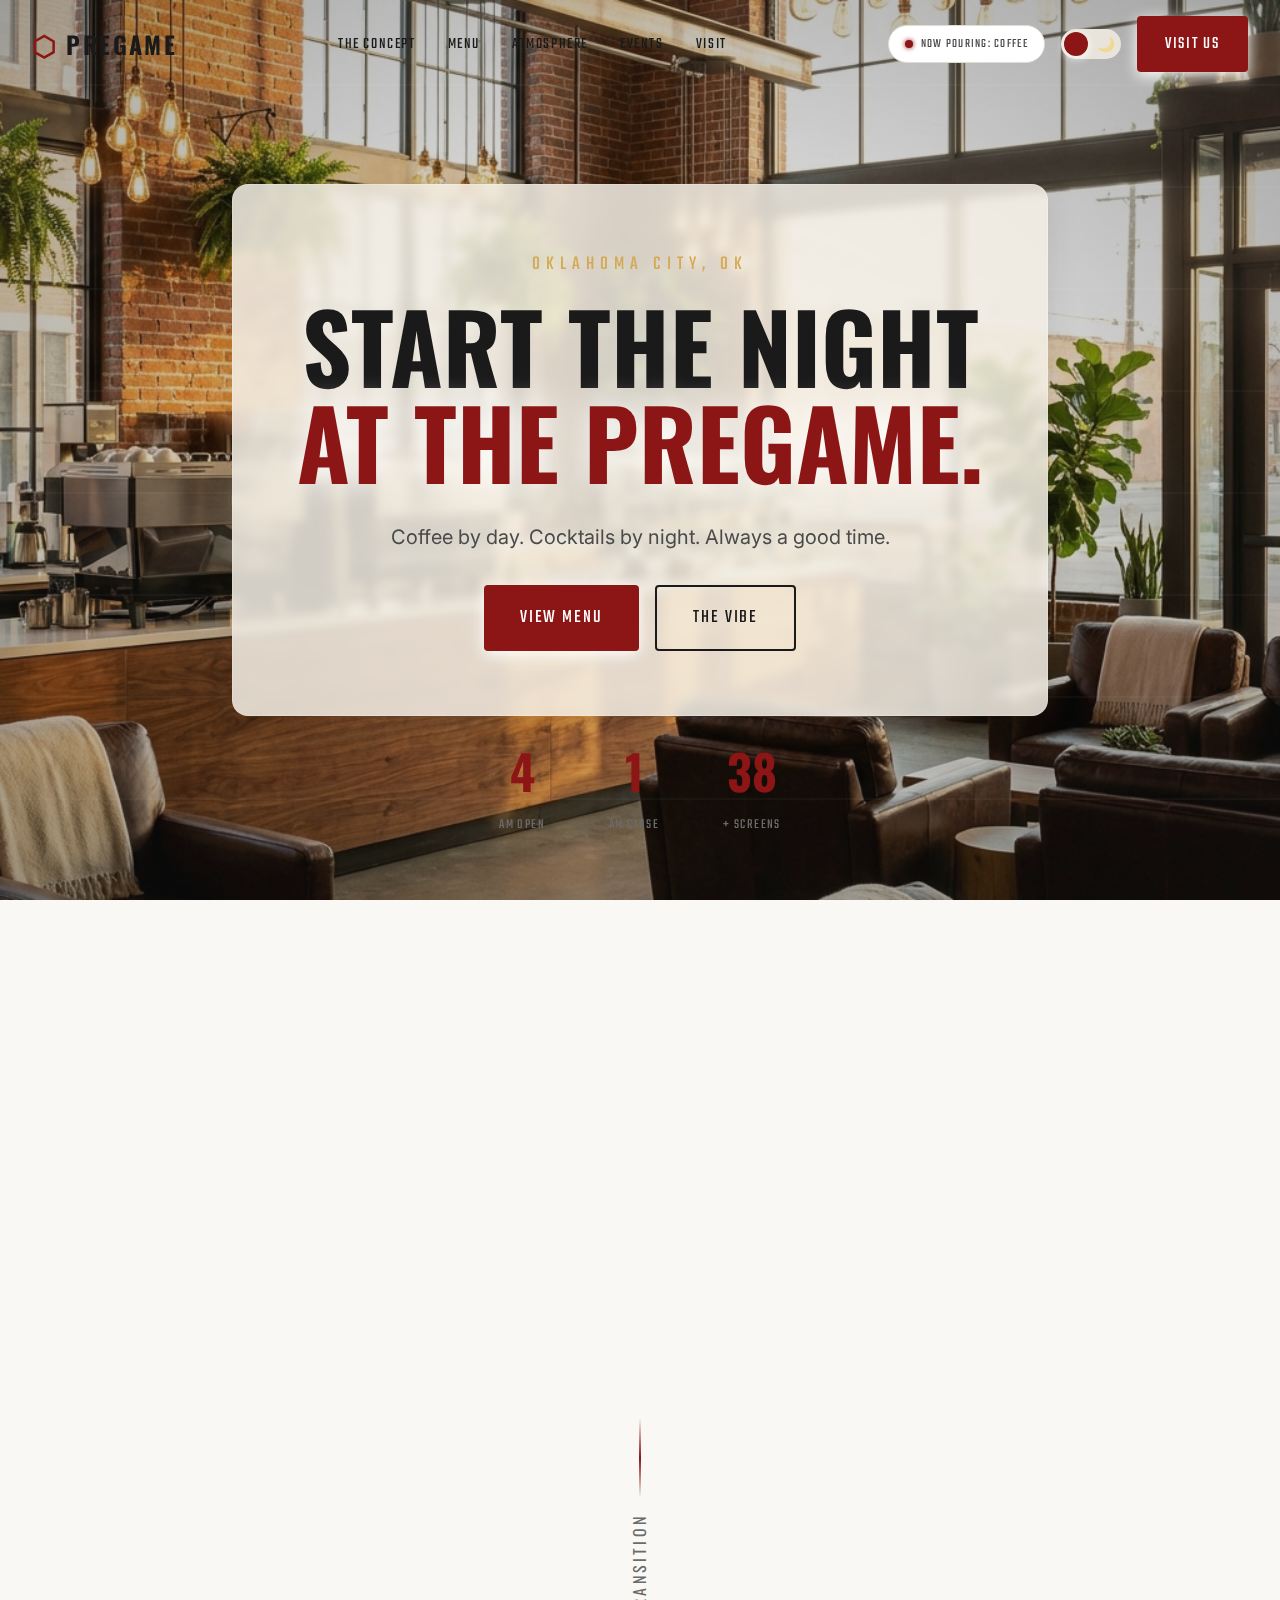
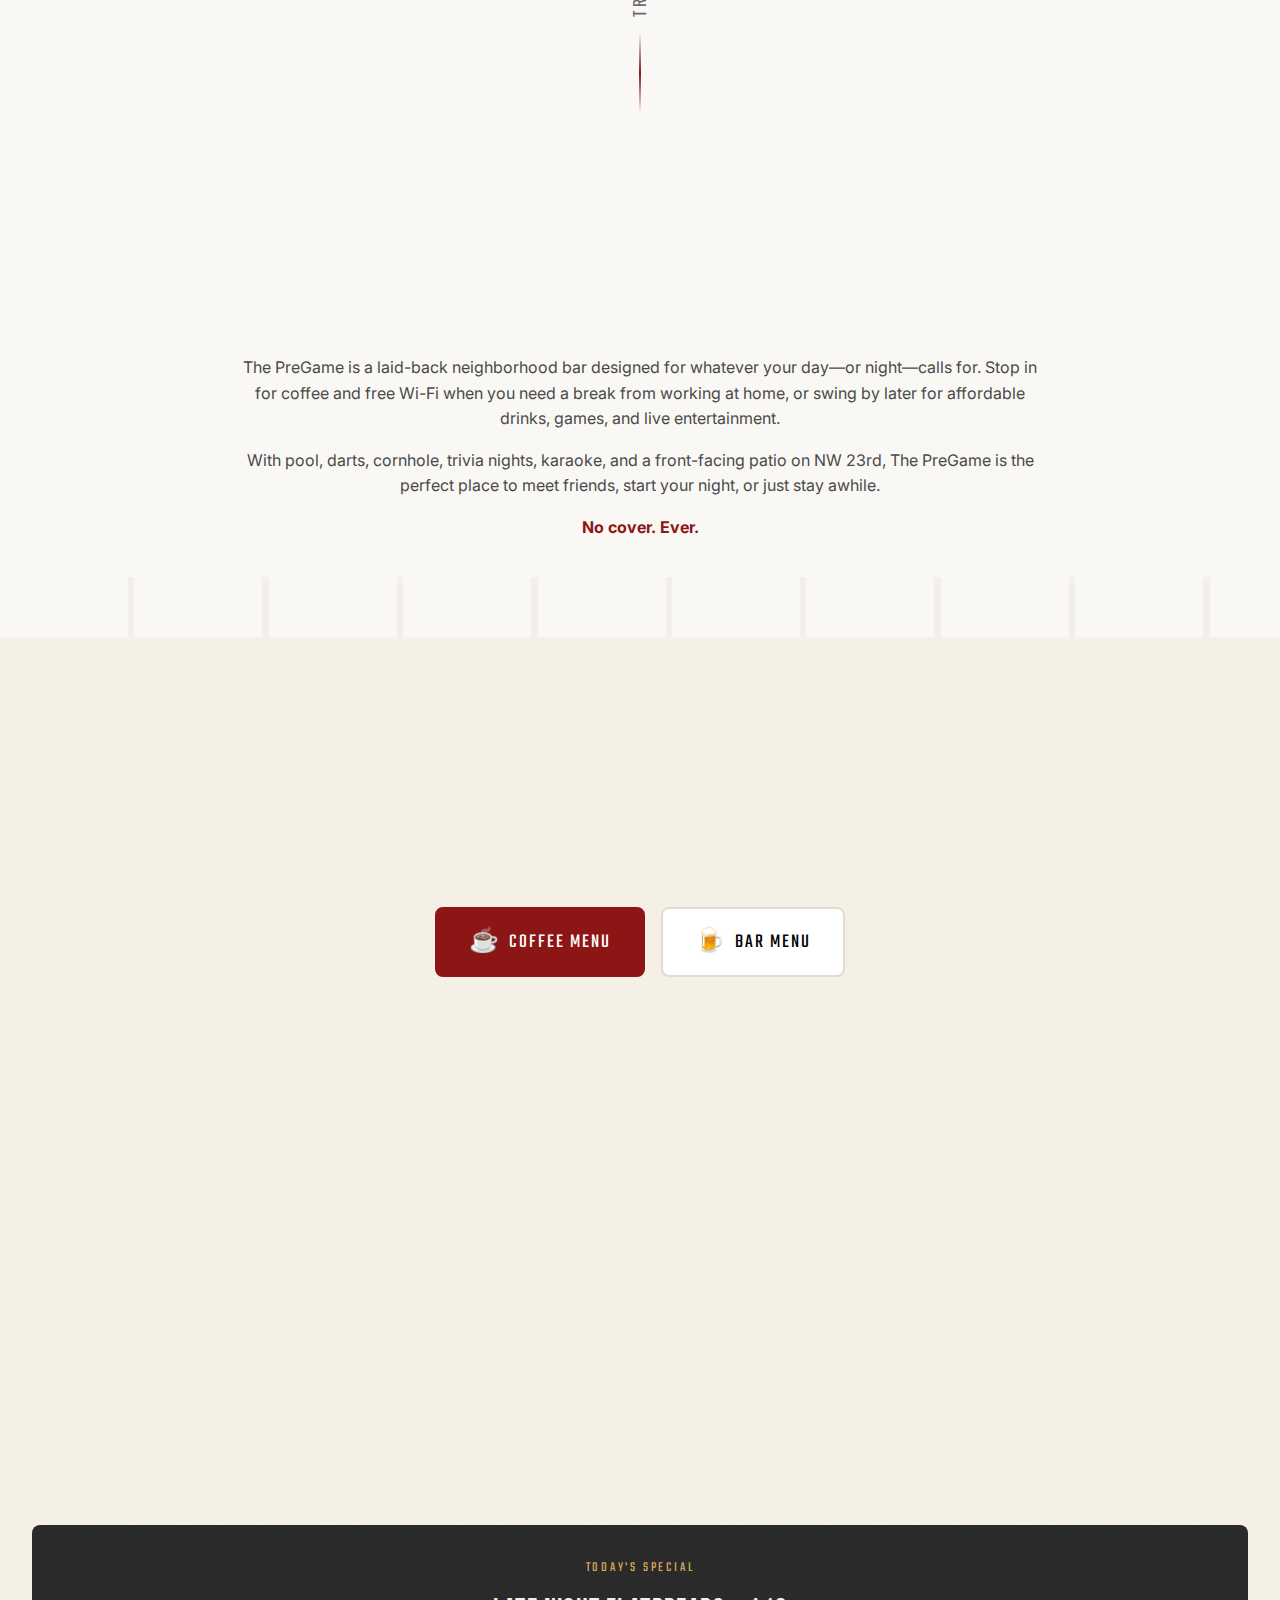
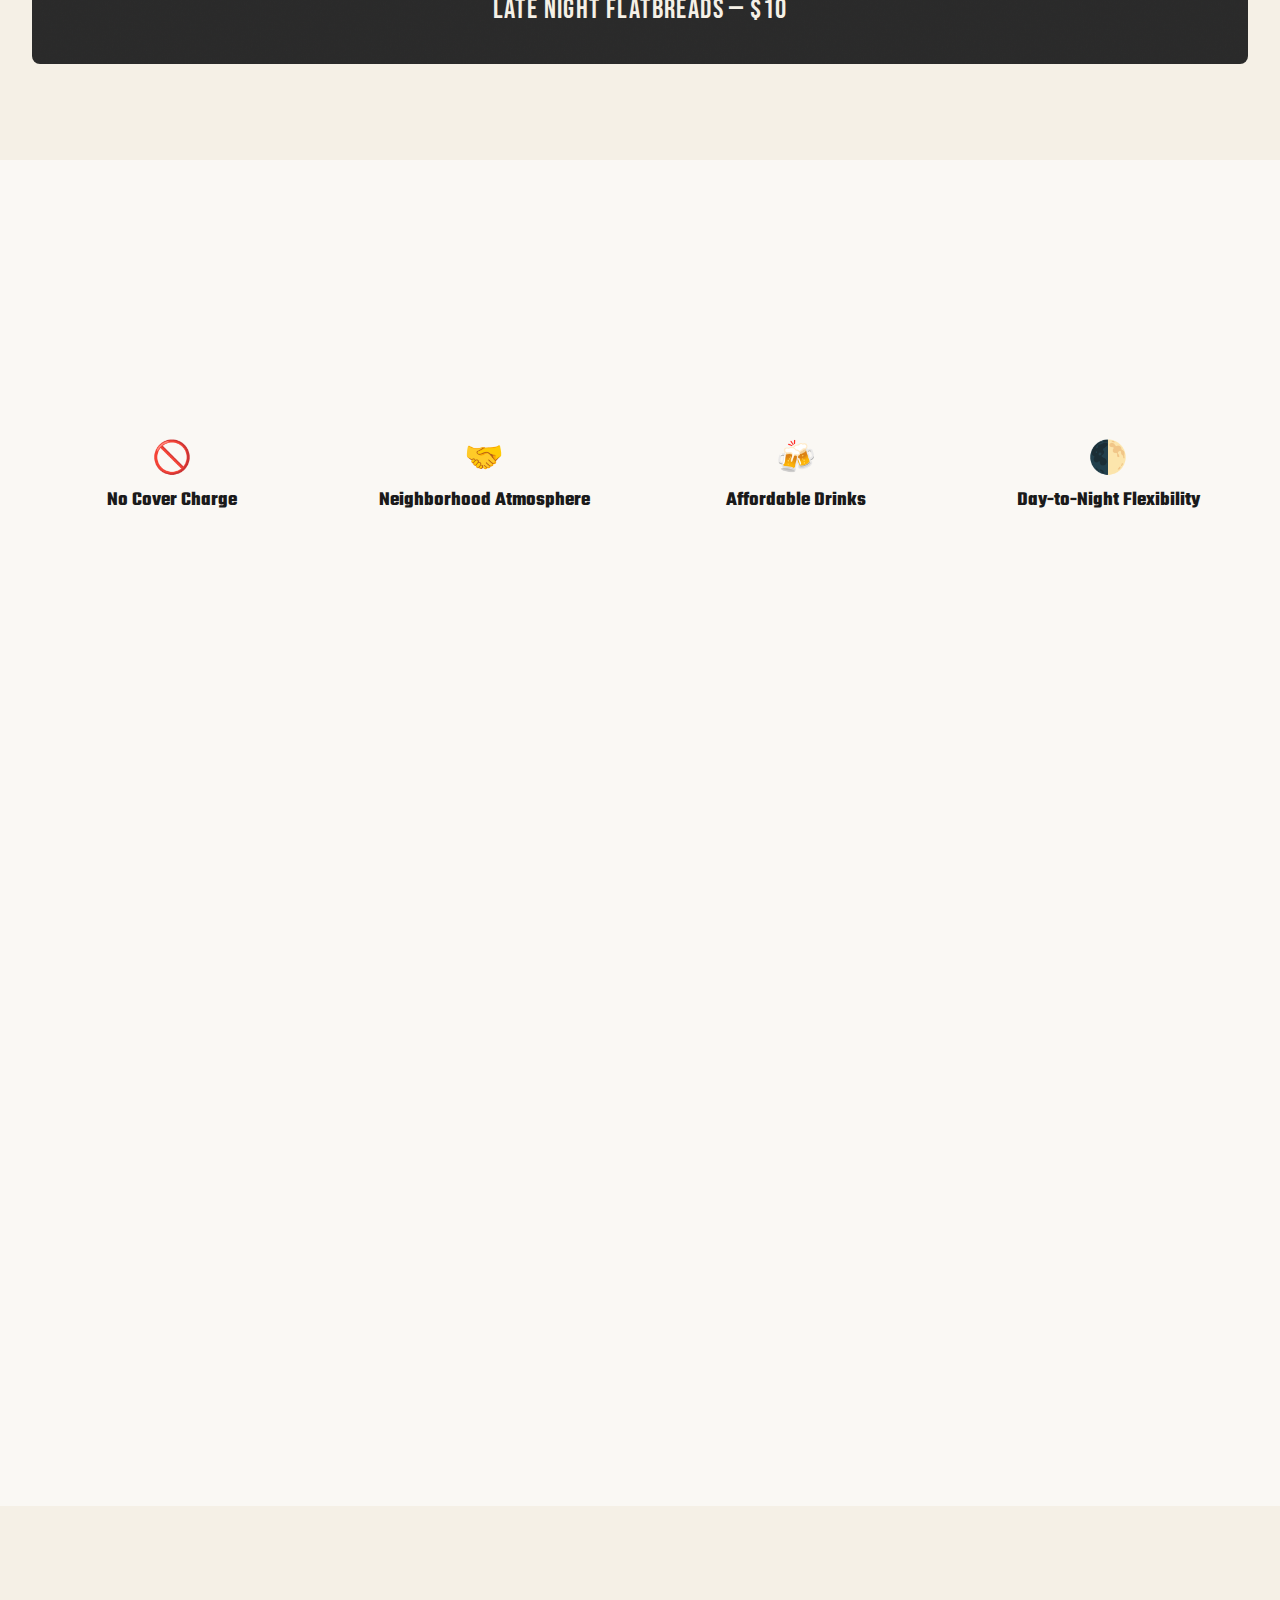
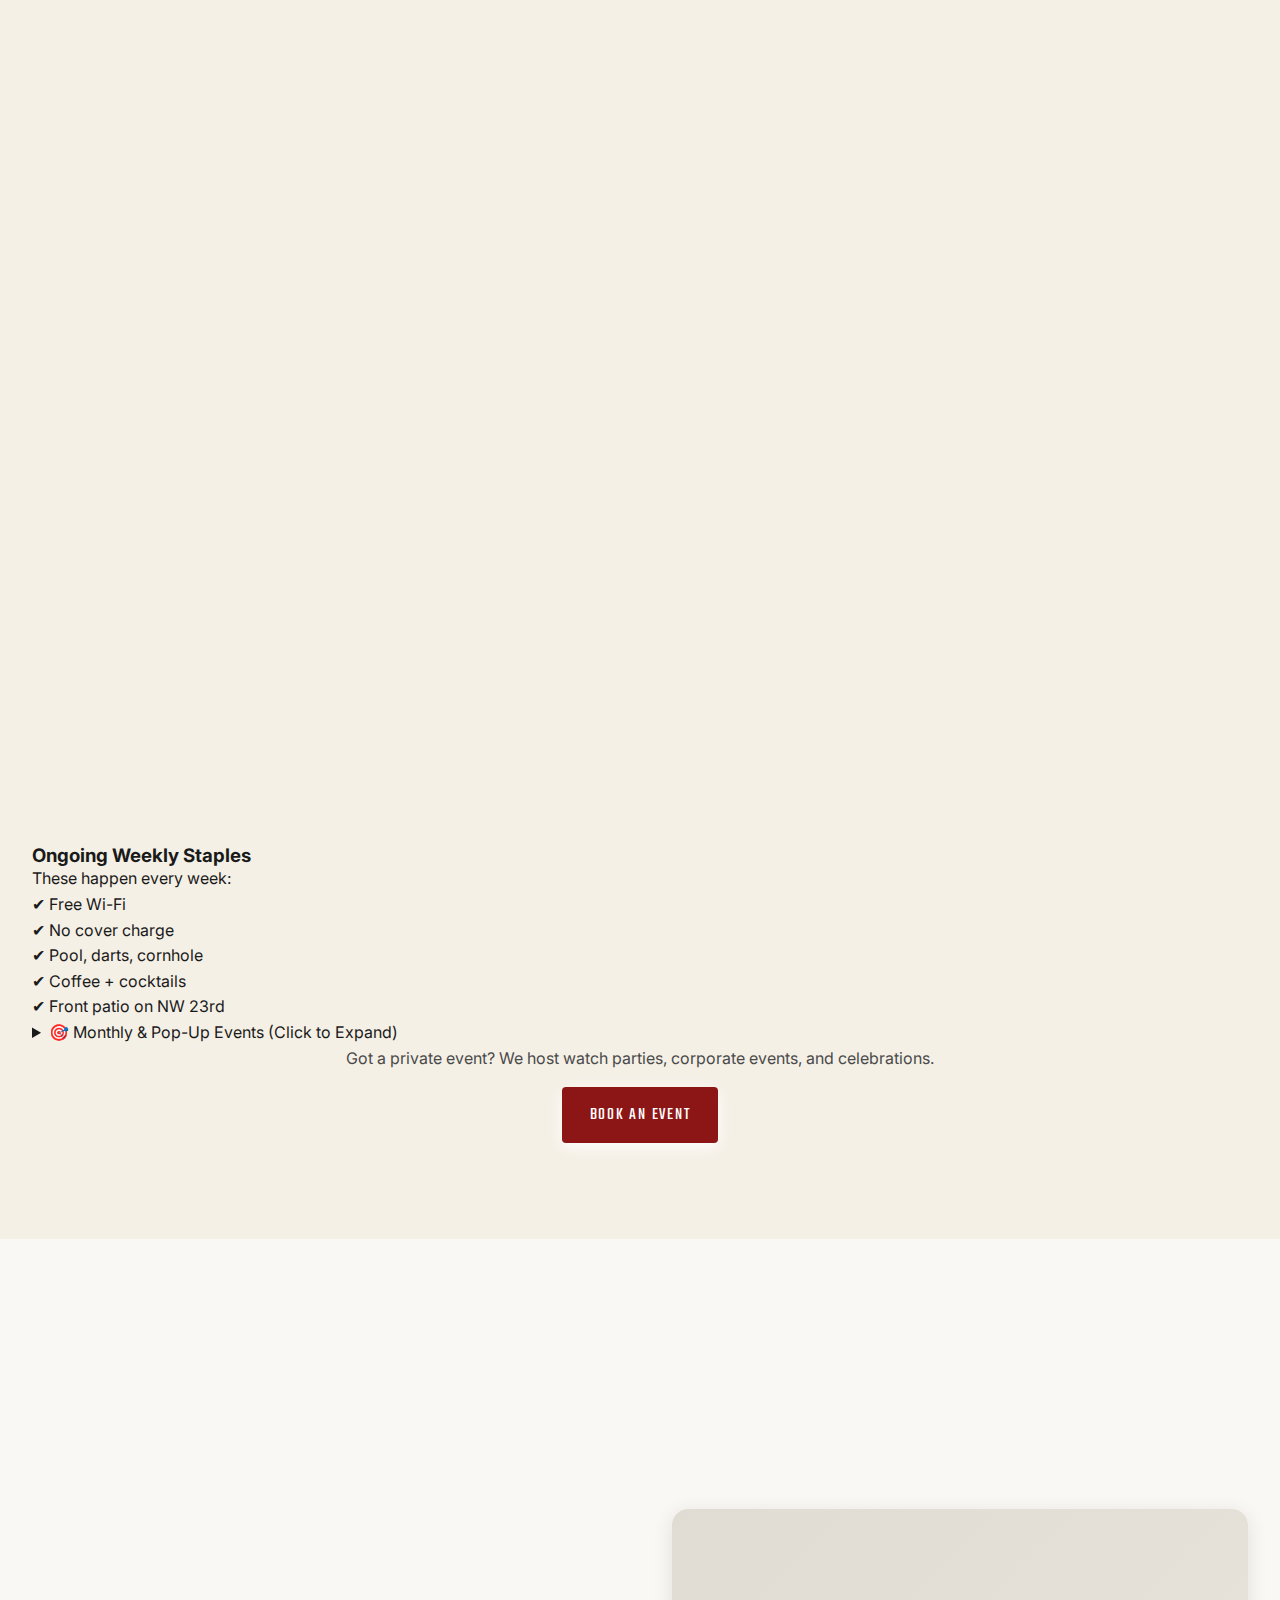
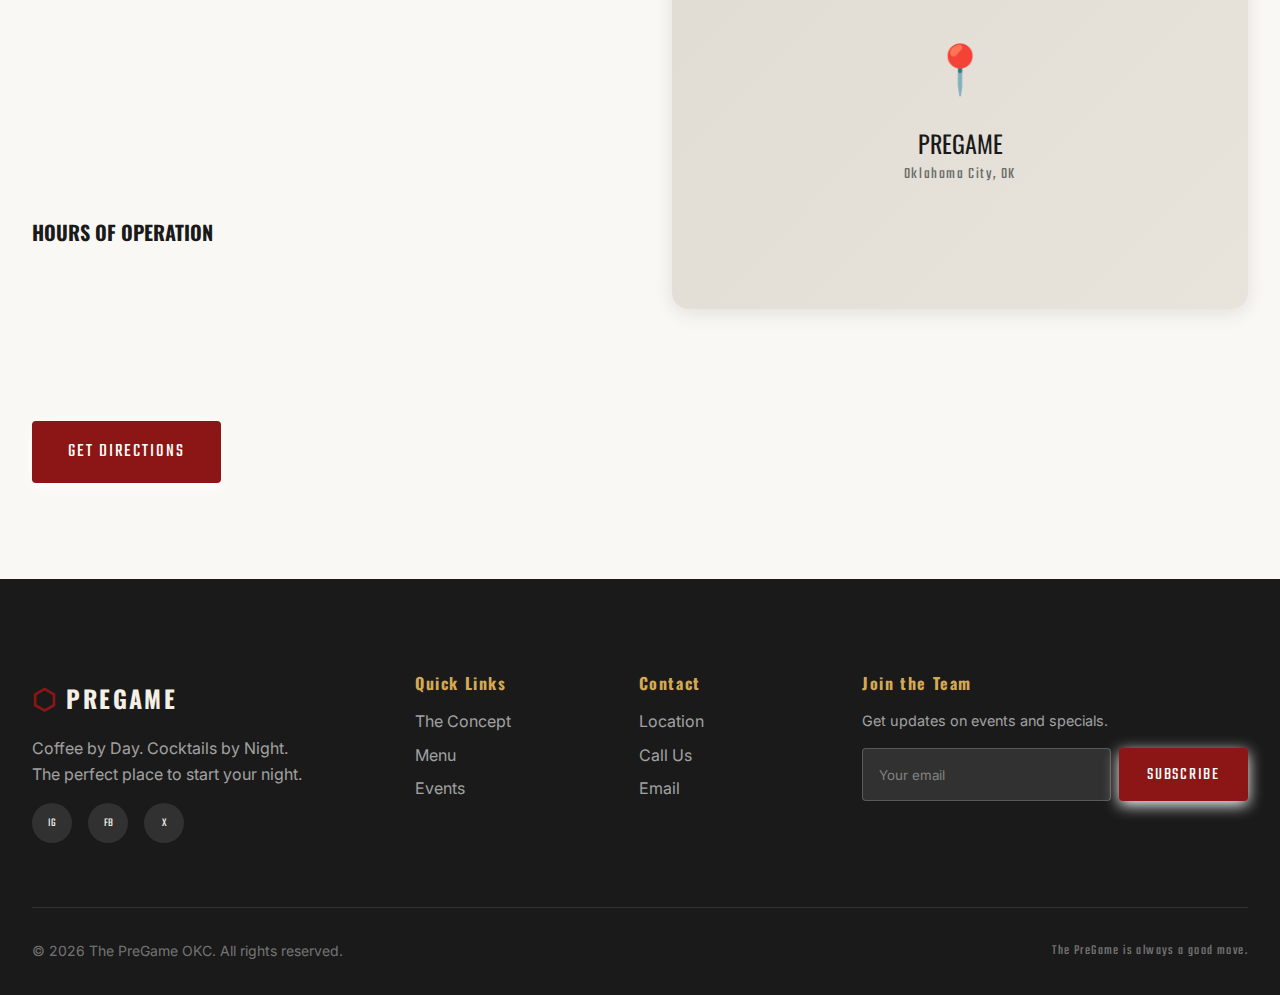
<file: index.html>
<!DOCTYPE html>
<html lang="en" data-mode="day">

<head>
    <meta charset="UTF-8">
    <meta name="viewport" content="width=device-width, initial-scale=1.0">
    <meta name="description"
        content="Neighborhood bar on NW 23rd offering affordable drinks, to-go margaritas, coffee, free Wi-Fi, games, trivia, karaoke, live entertainment, and a front patio. No cover charge.">
    <title>PreGame | Coffee by Day. Cocktails by Night.</title>
    <link rel="preconnect" href="https://fonts.googleapis.com">
    <link rel="preconnect" href="https://fonts.gstatic.com" crossorigin>
    <link
        href="https://fonts.googleapis.com/css2?family=Bebas+Neue&family=Inter:wght@400;500;600;700&family=Oswald:wght@400;500;600;700&family=Teko:wght@400;500;600&display=swap"
        rel="stylesheet">
    <link rel="stylesheet" href="styles/main.css">
</head>

<body>
    <nav class="nav" id="nav">
        <div class="nav__container">
            <a href="#" class="nav__logo"><span class="nav__logo-icon">⬡</span><span
                    class="nav__logo-text">PREGAME</span></a>
            <ul class="nav__links">
                <li><a href="#concept">The Concept</a></li>
                <li><a href="#menu">Menu</a></li>
                <li><a href="#atmosphere">Atmosphere</a></li>
                <li><a href="#events">Events</a></li>
                <li><a href="#location">Visit</a></li>
            </ul>
            <div class="nav__actions">
                <div class="nav__status" id="navStatus">
                    <span class="nav__status-dot"></span>
                    <span class="nav__status-text">NOW POURING: COFFEE</span>
                </div>
                <button class="mode-toggle" id="modeToggle" aria-label="Toggle day/night mode">
                    <span class="mode-toggle__sun">☀️</span>
                    <span class="mode-toggle__moon">🌙</span>
                    <span class="mode-toggle__slider"></span>
                </button>
                <a href="#location" class="btn btn--primary">Visit Us</a>
            </div>
            <button class="nav__mobile-toggle" id="mobileToggle"
                aria-label="Toggle menu"><span></span><span></span><span></span></button>
        </div>
    </nav>

    <header class="hero" id="hero">
        <div class="hero__bg hero__bg--day"></div>
        <div class="hero__bg hero__bg--night"></div>
        <div class="hero__overlay"></div>
        <div class="hero__spotlight"></div>
        <div class="hero__content">
            <p class="hero__location">OKLAHOMA CITY, OK</p>
            <h1 class="hero__title">
                <span class="hero__title-line">START THE NIGHT</span>
                <span class="hero__title-line hero__title-line--accent">AT THE PREGAME.</span>
            </h1>
            <p class="hero__subtitle">Coffee by day. Cocktails by night. Always a good time.</p>
            <div class="hero__ctas">
                <a href="#menu" class="btn btn--primary btn--lg">View Menu</a>
                <a href="#concept" class="btn btn--outline btn--lg">The Vibe</a>
            </div>
        </div>
        <div class="hero__stats">
            <div class="hero__stat"><span class="hero__stat-number" data-count="6">0</span><span
                    class="hero__stat-label">AM Open</span></div>
            <div class="hero__stat"><span class="hero__stat-number" data-count="2">0</span><span
                    class="hero__stat-label">AM Close</span></div>
            <div class="hero__stat"><span class="hero__stat-number" data-count="50">0</span><span
                    class="hero__stat-label">+ Screens</span></div>
        </div>
    </header>

    <section class="concept" id="concept">
        <div class="container">
            <div class="section-header">
                <span class="section-header__tag">THE PREGAME</span>
                <h2 class="section-header__title">SETTING THE TONE<br>FOR A GOOD NIGHT</h2>
            </div>
            <div class="concept__grid">
                <div class="concept__card concept__card--day">
                    <div class="concept__card-icon">☕</div>
                    <div class="concept__card-time">COFFEE & WORK</div>
                    <h3 class="concept__card-title">DAYTIME GRIND</h3>
                    <p class="concept__card-desc">Work here. PreGame here. Both are welcome.</p>
                    <ul class="concept__card-features">
                        <li>Full Coffee Selection</li>
                        <li>Comfortable Space to Work or Relax</li>
                        <li>Free Wi-Fi All Day</li>
                        <li>No Cover Charge — Ever</li>
                    </ul>
                </div>
                <div class="concept__divider">
                    <div class="concept__divider-line"></div>
                    <span class="concept__divider-text">TRANSITION</span>
                    <div class="concept__divider-line"></div>
                </div>
                <div class="concept__card concept__card--night">
                    <div class="concept__card-icon">🍻</div>
                    <div class="concept__card-time">DRINKS & GAMES</div>
                    <h3 class="concept__card-title">NIGHTTIME PLAY</h3>
                    <p class="concept__card-desc">Affordable, no-nonsense pricing. To-go margaritas
                        available.<br><br>Whether you’re competitive or just here to vibe, you’ll find your thing.</p>
                    <ul class="concept__card-features">
                        <li>Pool Tables & Darts</li>
                        <li>Cornhole & Bar Games</li>
                        <li>Trivia & Karaoke</li>
                        <li>Live Entertainment</li>
                    </ul>
                </div>
            </div>
            <div class="concept__intro margin-top-lg"
                style="text-align: center; max-width: 800px; margin: 4rem auto 0; color: var(--text-secondary);">
                <p>The PreGame is a laid-back neighborhood bar designed for whatever your day—or night—calls for. Stop
                    in
                    for coffee and free Wi-Fi when you need a break from working at home, or swing by later for
                    affordable drinks, games, and live entertainment.</p>
                <p style="margin-top: 1rem;">With pool, darts, cornhole, trivia nights, karaoke, and a front-facing
                    patio on NW 23rd, The PreGame is the perfect place to meet friends, start your night, or just stay
                    awhile.</p>
                <p style="margin-top: 1rem; font-weight: 700; color: var(--accent-primary);">No cover. Ever.</p>
            </div>
        </div>
        <div class="concept__yard-lines"></div>
    </section>

    <section class="menu" id="menu">
        <div class="container">
            <div class="section-header section-header--center">
                <span class="section-header__tag">THE LINEUP</span>
                <h2 class="section-header__title">WHAT'S ON TAP</h2>
            </div>
            <div class="menu__tabs">
                <button class="menu__tab menu__tab--active" data-tab="coffee"><span
                        class="menu__tab-icon">☕</span>Coffee Menu</button>
                <button class="menu__tab" data-tab="bar"><span class="menu__tab-icon">🍺</span>Bar Menu</button>
            </div>
            <div class="menu__content" id="menu-content"></div>
            <div class="menu__chalkboard">
                <div class="menu__chalkboard-content">
                    <span class="menu__chalkboard-label">TODAY'S SPECIAL</span>
                    <span class="menu__chalkboard-item">Game Day Pitcher + Wings — $25</span>
                </div>
            </div>
        </div>
    </section>

    <section class="features" style="padding: var(--space-xl) 0; background: var(--bg-secondary);">
        <div class="container">
            <div class="section-header section-header--center">
                <span class="section-header__tag">THE VIBE</span>
                <h2 class="section-header__title">WHY PEOPLE COME BACK</h2>
            </div>
            <div class="features__grid"
                style="display: grid; grid-template-columns: repeat(auto-fit, minmax(200px, 1fr)); gap: var(--space-md); text-align: center;">
                <div class="feature__item">
                    <div style="font-size: 2rem; margin-bottom: 0.5rem;">🚫</div>
                    <h3 style="font-family: var(--font-accent); font-size: 1.25rem;">No Cover Charge</h3>
                </div>
                <div class="feature__item">
                    <div style="font-size: 2rem; margin-bottom: 0.5rem;">🤝</div>
                    <h3 style="font-family: var(--font-accent); font-size: 1.25rem;">Neighborhood Atmosphere</h3>
                </div>
                <div class="feature__item">
                    <div style="font-size: 2rem; margin-bottom: 0.5rem;">🍻</div>
                    <h3 style="font-family: var(--font-accent); font-size: 1.25rem;">Affordable Drinks</h3>
                </div>
                <div class="feature__item">
                    <div style="font-size: 2rem; margin-bottom: 0.5rem;">🌓</div>
                    <h3 style="font-family: var(--font-accent); font-size: 1.25rem;">Day-to-Night Flexibility</h3>
                </div>
            </div>
        </div>
    </section>

    <section class="atmosphere" id="atmosphere">
        <div class="container">
            <div class="section-header">
                <span class="section-header__tag">THE ATMOSPHERE</span>
                <h2 class="section-header__title">WHERE THE ACTION HAPPENS</h2>
            </div>
            <div class="atmosphere__grid">
                <div class="atmosphere__item atmosphere__item--large">
                    <div class="atmosphere__image" data-scene="bar"></div>
                    <div class="atmosphere__caption">Main Bar — 50+ screens</div>
                </div>
                <div class="atmosphere__item">
                    <div class="atmosphere__image" data-scene="coffee"></div>
                    <div class="atmosphere__caption">Morning Corner</div>
                </div>
                <div class="atmosphere__item">
                    <div class="atmosphere__image" data-scene="patio"></div>
                    <div class="atmosphere__caption">The Patio</div>
                </div>
                <div class="atmosphere__item atmosphere__item--wide">
                    <div class="atmosphere__image" data-scene="crowd"></div>
                    <div class="atmosphere__caption">Game Day Energy</div>
                </div>
                <div class="atmosphere__item">
                    <div class="atmosphere__image" data-scene="drinks"></div>
                    <div class="atmosphere__caption">Craft Cocktails</div>
                </div>
            </div>
        </div>
    </section>

    <section class="events" id="events">
        <div class="container">
            <div class="section-header section-header--center">
                <span class="section-header__tag">The PreGame Weekly Lineup</span>
                <h2 class="section-header__title">No Cover. Ever. Just Show Up.</h2>
                <p class="section-header__desc"
                    style="max-width: 600px; margin: var(--space-sm) auto 0; color: var(--text-secondary);">
                    At The PreGame, every night has a personality. Whether you’re here to work, compete, sing, or just
                    unwind — there’s a spot for you.</p>
            </div>

            <!-- Weekly Grid -->
            <div class="events__grid">
                <!-- Monday -->
                <div class="event-card" data-vibe="chill">
                    <div class="event-card__header">
                        <span class="event-card__day">Monday</span>
                        <span class="event-card__icon">☕</span>
                    </div>
                    <h3 class="event-card__title">Work & Wind Down</h3>
                    <p class="event-card__desc">Coffee. Wi-Fi. Low-key vibes.</p>
                    <ul class="event-card__list">
                        <li>Full coffee menu</li>
                        <li>Free Wi-Fi</li>
                        <li>Happy hour drink specials</li>
                        <li>Pool & darts available</li>
                    </ul>
                    <div class="event-card__footer">
                        <span class="event-card__vibe">Vibe: Chill</span>
                    </div>
                </div>

                <!-- Tuesday -->
                <div class="event-card" data-vibe="competitive">
                    <div class="event-card__header">
                        <span class="event-card__day">Tuesday</span>
                        <span class="event-card__icon">🧠</span>
                    </div>
                    <h3 class="event-card__title">Trivia Night</h3>
                    <p class="event-card__desc">Brains + Booze = Tuesday Done Right</p>
                    <ul class="event-card__list">
                        <li>Team-based trivia</li>
                        <li>Prizes + bragging rights</li>
                        <li>To-go margaritas available</li>
                        <li>Rotates: Pop culture, Sports, Music</li>
                    </ul>
                    <div class="event-card__footer">
                        <span class="event-card__vibe">Vibe: Competitive</span>
                    </div>
                </div>

                <!-- Wednesday -->
                <div class="event-card" data-vibe="social">
                    <div class="event-card__header">
                        <span class="event-card__day">Wednesday</span>
                        <span class="event-card__icon">🎯</span>
                    </div>
                    <h3 class="event-card__title">Game Night Energy</h3>
                    <p class="event-card__desc">Midweek Reset. Competitive Edition.</p>
                    <ul class="event-card__list">
                        <li>Pool tournaments</li>
                        <li>Darts challenges</li>
                        <li>Cornhole battles</li>
                        <li>Bar games all night</li>
                    </ul>
                    <div class="event-card__footer">
                        <span class="event-card__vibe">Vibe: Social</span>
                    </div>
                </div>

                <!-- Thursday -->
                <div class="event-card" data-vibe="loud">
                    <div class="event-card__header">
                        <span class="event-card__day">Thursday</span>
                        <span class="event-card__icon">🎤</span>
                    </div>
                    <h3 class="event-card__title">Karaoke Night</h3>
                    <p class="event-card__desc">Your Song. Your Stage.</p>
                    <ul class="event-card__list">
                        <li>Open karaoke rotation</li>
                        <li>Solo acts, duets, full-group chaos</li>
                        <li>Affordable drinks all night</li>
                        <li>Patio cooldown breaks</li>
                    </ul>
                    <div class="event-card__footer">
                        <span class="event-card__vibe">Vibe: Loud & Fun</span>
                    </div>
                </div>

                <!-- Friday -->
                <div class="event-card" data-vibe="weekend">
                    <div class="event-card__header">
                        <span class="event-card__day">Friday</span>
                        <span class="event-card__icon">🎶</span>
                    </div>
                    <h3 class="event-card__title">Live Music Night</h3>
                    <p class="event-card__desc">Start the Weekend Right</p>
                    <ul class="event-card__list">
                        <li>Local bands & acoustic sets</li>
                        <li>Front patio seating</li>
                        <li>Full bar + to-go margaritas</li>
                        <li>Games available between sets</li>
                    </ul>
                    <div class="event-card__footer">
                        <span class="event-card__vibe">Vibe: Weekend Energy</span>
                    </div>
                </div>

                <!-- Saturday -->
                <div class="event-card event-card--highlight" data-vibe="high-energy">
                    <div class="event-card__header">
                        <span class="event-card__day">Saturday</span>
                        <span class="event-card__icon">🔥</span>
                    </div>
                    <h3 class="event-card__title">Full PreGame Mode</h3>
                    <p class="event-card__desc">This Is Why We Exist.</p>
                    <ul class="event-card__list">
                        <li>Affordable drinks</li>
                        <li>Games going</li>
                        <li>Patio buzzing</li>
                        <li>Music up</li>
                    </ul>
                    <div class="event-card__footer">
                        <span class="event-card__vibe">Vibe: High Energy</span>
                    </div>
                </div>

                <!-- Sunday -->
                <div class="event-card" data-vibe="relaxed">
                    <div class="event-card__header">
                        <span class="event-card__day">Sunday</span>
                        <span class="event-card__icon">🌿</span>
                    </div>
                    <h3 class="event-card__title">Patio & Reset</h3>
                    <p class="event-card__desc">Slow It Down.</p>
                    <ul class="event-card__list">
                        <li>Patio drinks</li>
                        <li>Coffee catch-ups</li>
                        <li>Low-key games</li>
                        <li>Recovery mode</li>
                    </ul>
                    <div class="event-card__footer">
                        <span class="event-card__vibe">Vibe: Relaxed</span>
                    </div>
                </div>
            </div>

            <!-- Weekly Staples -->
            <div class="events__staples margin-top-lg">
                <div class="events__staples-header">
                    <h3>Ongoing Weekly Staples</h3>
                    <p>These happen every week:</p>
                </div>
                <div class="events__staples-grid">
                    <div class="staple-item">✔ Free Wi-Fi</div>
                    <div class="staple-item">✔ No cover charge</div>
                    <div class="staple-item">✔ Pool, darts, cornhole</div>
                    <div class="staple-item">✔ Coffee + cocktails</div>
                    <div class="staple-item">✔ Front patio on NW 23rd</div>
                </div>
            </div>

            <!-- Pop-Up Events -->
            <div class="events__popup margin-top-lg">
                <details class="events__popup-details">
                    <summary class="events__popup-summary">
                        <span class="events__popup-icon">🎯</span>
                        Monthly & Pop-Up Events (Click to Expand)
                    </summary>
                    <div class="events__popup-content">
                        <p>To keep the calendar fresh, we rotate these specials:</p>
                        <ul class="events__popup-list">
                            <li>Themed Trivia Nights (90s, The Office, Sports-only, Music-only)</li>
                            <li>Karaoke Costume Night</li>
                            <li>Patio Party Nights</li>
                            <li>Local Vendor Pop-Ups</li>
                            <li>Watch Parties for major games/events</li>
                            <li>Open Mic Night</li>
                            <li>Industry Night (service workers special night)</li>
                            <li>Tournament Nights (Pool/Darts bracket-style)</li>
                        </ul>
                    </div>
                </details>
            </div>

            <div class="events__cta margin-top-lg">
                <p>Got a private event? We host watch parties, corporate events, and celebrations.</p>
                <a href="#location" class="btn btn--primary">Book an Event</a>
            </div>
        </div>
    </section>

    <section class="location" id="location">
        <div class="container">
            <div class="location__grid">
                <div class="location__info">
                    <div class="section-header">
                        <span class="section-header__tag">FIND US</span>
                        <h2 class="section-header__title">ON 23RD STREET</h2>
                        <p class="location__description"
                            style="color: var(--text-secondary); margin-bottom: var(--space-md); font-size: 1.1rem;">
                            Our patio sits right out front on NW 23rd—perfect for enjoying drinks outdoors,
                            people-watching, and soaking up the neighborhood energy.</p>
                    </div>
                    <div class="location__details">
                        <div class="location__detail"><span class="location__detail-icon">📍</span>
                            <div><strong>Address</strong>
                                <p>2120 NW 23rd St<br>Oklahoma City, OK 73129</p>
                            </div>
                        </div>
                        <div class="location__detail"><span class="location__detail-icon">📞</span>
                            <div><strong>Phone</strong>
                                <p>(405) 555-GAME</p>
                            </div>
                        </div>
                        <div class="location__detail"><span class="location__detail-icon">✉️</span>
                            <div><strong>Email</strong>
                                <p>hello@pregameokc.com</p>
                            </div>
                        </div>
                    </div>
                    <div class="location__hours">
                        <h3 class="location__hours-title">HOURS OF OPERATION</h3>
                        <div class="location__hours-grid">
                            <div class="location__hours-block location__hours-block--day"><span
                                    class="location__hours-icon">☀️</span><span class="location__hours-label">Coffee
                                    Shop</span><span class="location__hours-time">6AM — 4PM</span></div>
                            <div class="location__hours-block location__hours-block--night"><span
                                    class="location__hours-icon">🌙</span><span
                                    class="location__hours-label">Neighborhood Bar</span><span
                                    class="location__hours-time">4PM — 2AM</span></div>
                        </div>
                    </div>
                    <a href="https://maps.google.com" target="_blank" class="btn btn--primary btn--lg">Get
                        Directions</a>
                </div>
                <div class="location__map">
                    <div class="location__map-placeholder">
                        <div class="location__map-pin">📍</div>
                        <p>PREGAME</p><span>Oklahoma City, OK</span>
                    </div>
                </div>
            </div>
        </div>
    </section>

    <footer class="footer">
        <div class="container">
            <div class="footer__grid">
                <div class="footer__brand">
                    <a href="#" class="footer__logo"><span class="footer__logo-icon">⬡</span><span
                            class="footer__logo-text">PREGAME</span></a>
                    <p class="footer__tagline">Coffee by Day. Cocktails by Night.<br>The perfect place to start your
                        night.</p>
                    <div class="footer__social">
                        <a href="#" class="footer__social-link" aria-label="Instagram">IG</a>
                        <a href="#" class="footer__social-link" aria-label="Facebook">FB</a>
                        <a href="#" class="footer__social-link" aria-label="Twitter">X</a>
                    </div>
                </div>
                <div class="footer__links">
                    <h4>Quick Links</h4>
                    <ul>
                        <li><a href="#concept">The Concept</a></li>
                        <li><a href="#menu">Menu</a></li>
                        <li><a href="#events">Events</a></li>
                    </ul>
                </div>
                <div class="footer__links">
                    <h4>Contact</h4>
                    <ul>
                        <li><a href="#location">Location</a></li>
                        <li><a href="tel:+14055554263">Call Us</a></li>
                        <li><a href="mailto:hello@pregameokc.com">Email</a></li>
                    </ul>
                </div>
                <div class="footer__newsletter">
                    <h4>Join the Team</h4>
                    <p>Get updates on events and specials.</p>
                    <form class="footer__form" name="newsletter" method="POST" data-netlify="true"><input type="email"
                            name="email" placeholder="Your email" required><button type="submit"
                            class="btn btn--primary">Subscribe</button></form>
                </div>
            </div>
            <div class="footer__bottom">
                <p>&copy; 2026 The PreGame OKC. All rights reserved.</p>
                <p class="footer__slogan">The PreGame is always a good move.</p>
            </div>
        </div>
    </footer>
    <script src="scripts/main.js"></script>
</body>

</html>
</file>
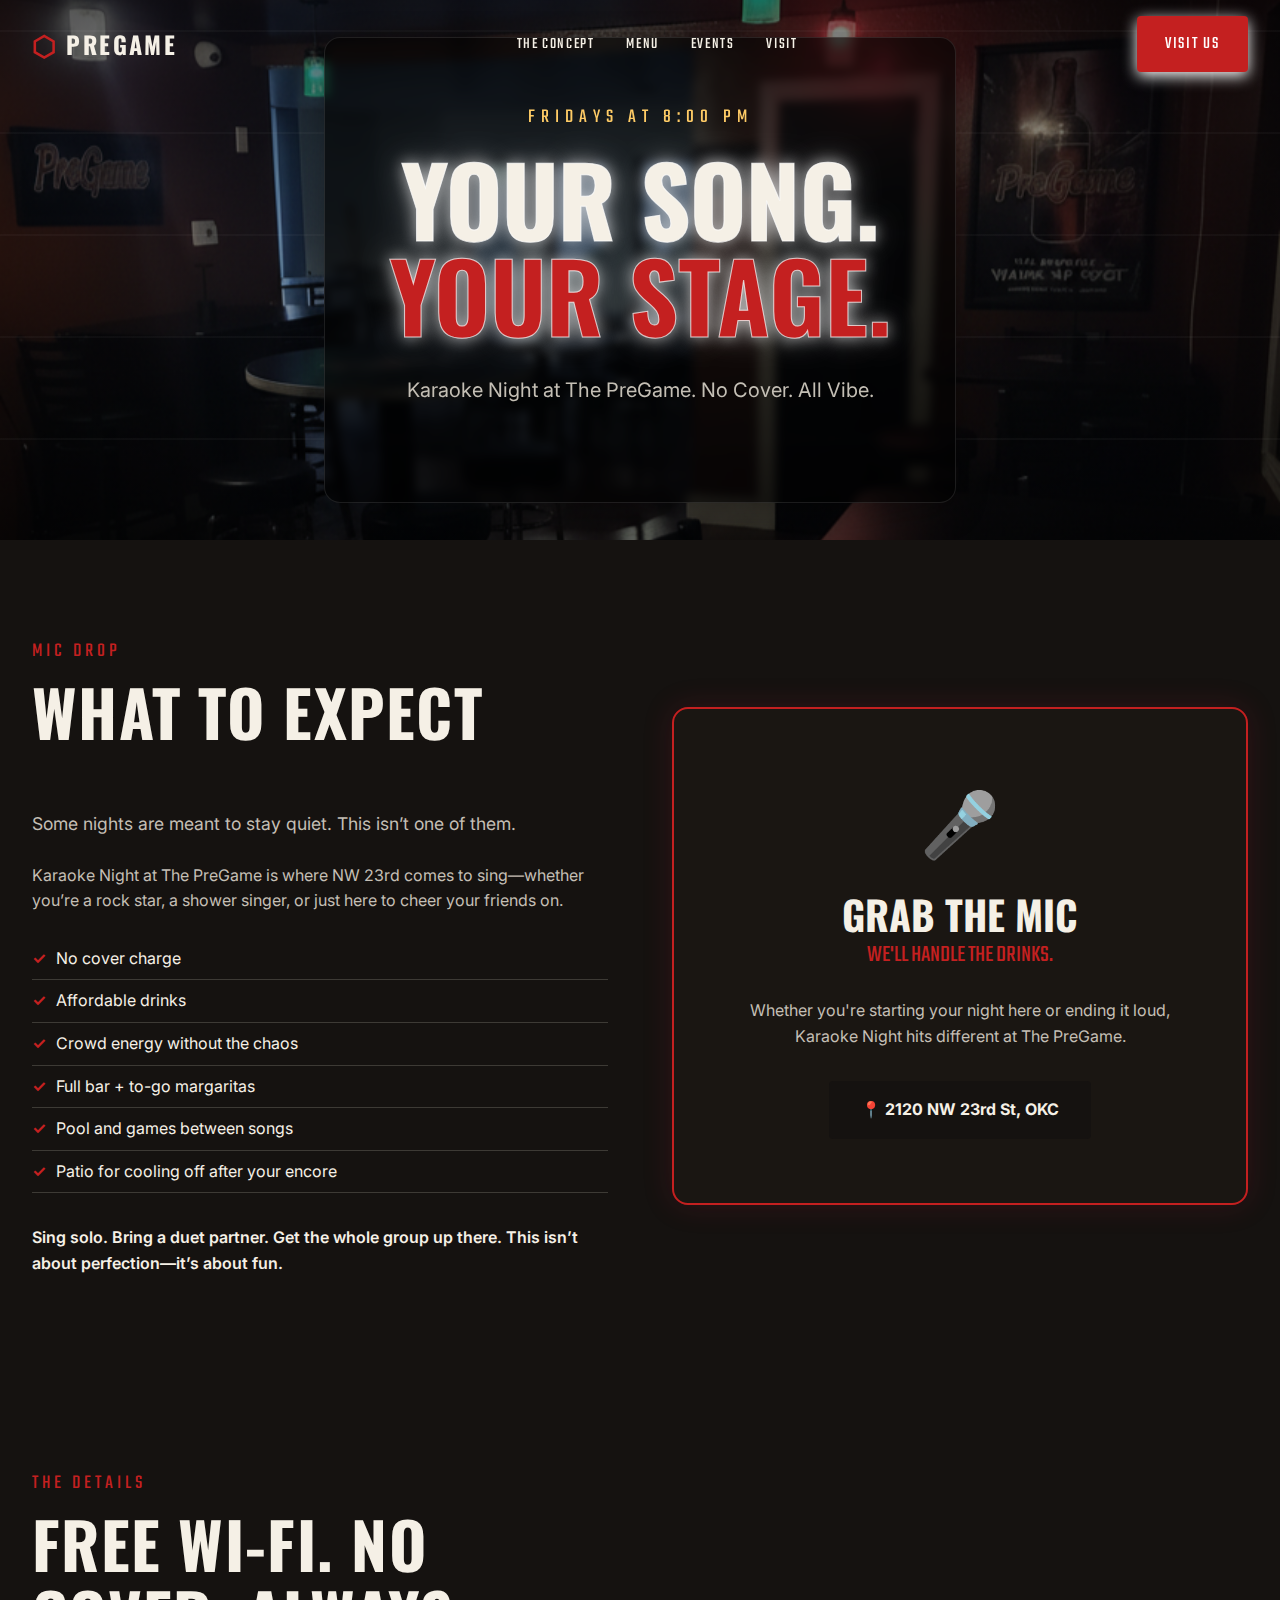
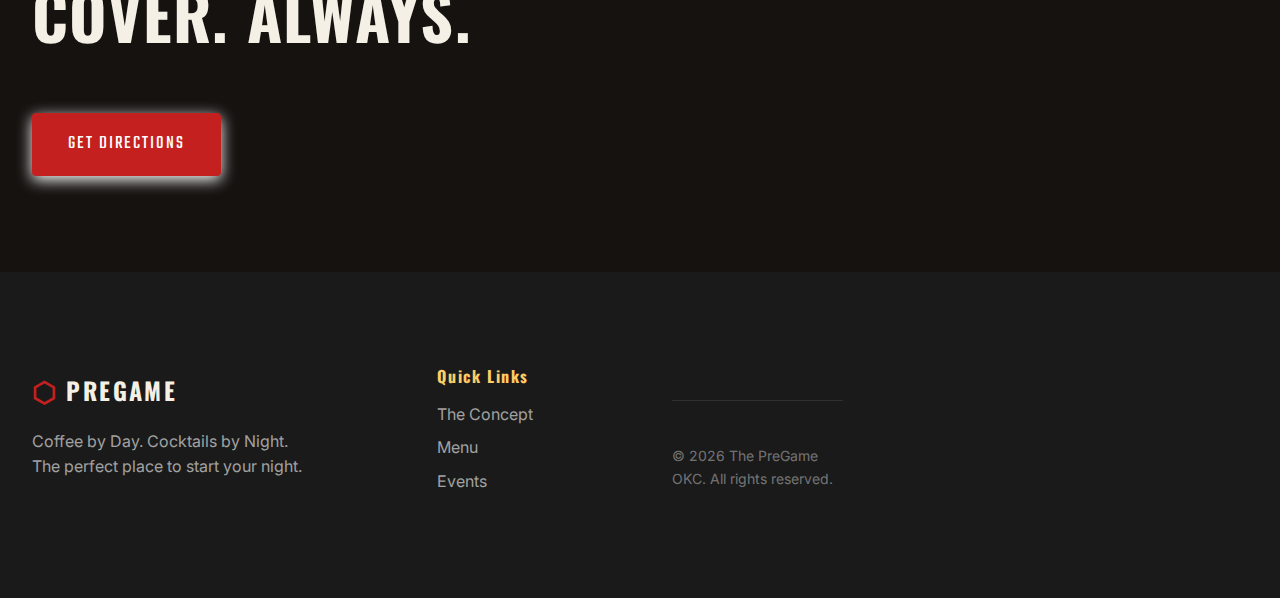
<file: karaoke.html>
<!DOCTYPE html>
<html lang="en" data-mode="night">

<head>
    <meta charset="UTF-8">
    <meta name="viewport" content="width=device-width, initial-scale=1.0">
    <meta name="description"
        content="Karaoke Night at The PreGame. Your song, your stage, no cover. Sing solo or bring a crew. NW 23rd St, OKC.">
    <title>Karaoke Night | The PreGame</title>
    <link rel="preconnect" href="https://fonts.googleapis.com">
    <link rel="preconnect" href="https://fonts.gstatic.com" crossorigin>
    <link
        href="https://fonts.googleapis.com/css2?family=Bebas+Neue&family=Inter:wght@400;500;600;700&family=Oswald:wght@400;500;600;700&family=Teko:wght@400;500;600&display=swap"
        rel="stylesheet">
    <link rel="stylesheet" href="styles/main.css">
    <style>
        /* Page-specific overrides */
        .page-hero {
            height: 60vh;
            min-height: 500px;
        }

        .content-section {
            padding: var(--space-xl) 0;
            background: var(--bg-secondary);
        }

        .content-grid {
            display: grid;
            grid-template-columns: 1fr 1fr;
            gap: var(--space-lg);
            align-items: center;
        }

        @media (max-width: 768px) {
            .content-grid {
                grid-template-columns: 1fr;
            }
        }

        /* Neon text effect for Karaoke */
        .neon-text {
            color: var(--accent-primary);
            text-shadow: 0 0 10px var(--accent-primary), 0 0 20px var(--accent-primary);
        }
    </style>
</head>

<body>
    <nav class="nav" id="nav">
        <div class="nav__container">
            <a href="index.html" class="nav__logo"><span class="nav__logo-icon">⬡</span><span
                    class="nav__logo-text">PREGAME</span></a>
            <ul class="nav__links">
                <li><a href="index.html#concept">The Concept</a></li>
                <li><a href="index.html#menu">Menu</a></li>
                <li><a href="index.html#events">Events</a></li>
                <li><a href="index.html#location">Visit</a></li>
            </ul>
            <div class="nav__actions">
                <a href="index.html#location" class="btn btn--primary">Visit Us</a>
            </div>
            <button class="nav__mobile-toggle" id="mobileToggle"
                aria-label="Toggle menu"><span></span><span></span><span></span></button>
        </div>
    </nav>

    <header class="hero page-hero" id="hero">
        <div class="hero__bg hero__bg--night" style="opacity: 1;"></div>
        <div class="hero__overlay"></div>
        <div class="hero__content">
            <p class="hero__location">FRIDAYS AT 8:00 PM</p>
            <h1 class="hero__title">
                <span class="hero__title-line">YOUR SONG.</span>
                <span class="hero__title-line hero__title-line--accent neon-text">YOUR STAGE.</span>
            </h1>
            <p class="hero__subtitle">Karaoke Night at The PreGame. No Cover. All Vibe.</p>
        </div>
    </header>

    <section class="content-section">
        <div class="container">
            <div class="content-grid">
                <div class="text-content">
                    <div class="section-header">
                        <span class="section-header__tag">MIC DROP</span>
                        <h2 class="section-header__title">WHAT TO EXPECT</h2>
                    </div>
                    <p style="margin-bottom: 1.5rem; font-size: 1.1rem; color: var(--text-secondary);">
                        Some nights are meant to stay quiet. This isn’t one of them.
                    </p>
                    <p style="margin-bottom: 1.5rem; color: var(--text-secondary);">
                        Karaoke Night at The PreGame is where NW 23rd comes to sing—whether you’re a rock star, a shower
                        singer, or just here to cheer your friends on.
                    </p>
                    <ul class="concept__card-features" style="margin-bottom: 2rem;">
                        <li>No cover charge</li>
                        <li>Affordable drinks</li>
                        <li>Crowd energy without the chaos</li>
                        <li>Full bar + to-go margaritas</li>
                        <li>Pool and games between songs</li>
                        <li>Patio for cooling off after your encore</li>
                    </ul>
                    <p style="font-weight: 600; color: var(--text-primary);">
                        Sing solo. Bring a duet partner. Get the whole group up there. This isn’t about perfection—it’s
                        about fun.
                    </p>
                </div>
                <div class="visual-content" style="text-align: center;">
                    <div
                        style="background: var(--bg-card); padding: var(--space-lg); border-radius: var(--radius-lg); border: 2px solid var(--accent-primary); box-shadow: 0 0 30px rgba(158, 27, 50, 0.2);">
                        <div style="font-size: 4rem; margin-bottom: 1rem;">🎤</div>
                        <h3 style="font-family: var(--font-display); font-size: 2.5rem; text-transform: uppercase;">Grab
                            the Mic</h3>
                        <p
                            style="font-family: var(--font-accent); font-size: 1.5rem; color: var(--accent-primary); margin-bottom: 1.5rem;">
                            WE'LL HANDLE THE DRINKS.</p>
                        <p style="color: var(--text-secondary); margin-bottom: 2rem;">
                            Whether you're starting your night here or ending it loud, Karaoke Night hits different at
                            The PreGame.
                        </p>
                        <div
                            style="display: inline-block; padding: 1rem 2rem; background: var(--bg-secondary); border-radius: 4px; font-weight: bold;">
                            📍 2120 NW 23rd St, OKC
                        </div>
                    </div>
                </div>
            </div>
        </div>
    </section>

    <section class="location" id="location">
        <div class="container">
            <div class="location__grid">
                <div class="location__info">
                    <div class="section-header">
                        <span class="section-header__tag">THE DETAILS</span>
                        <h2 class="section-header__title">FREE WI-FI. NO COVER. ALWAYS.</h2>
                    </div>
                    <a href="https://maps.google.com" target="_blank" class="btn btn--primary btn--lg">Get
                        Directions</a>
                </div>
            </div>
        </div>
    </section>

    <footer class="footer">
        <div class="container">
            <div class="footer__grid">
                <div class="footer__brand">
                    <a href="index.html" class="footer__logo"><span class="footer__logo-icon">⬡</span><span
                            class="footer__logo-text">PREGAME</span></a>
                    <p class="footer__tagline">Coffee by Day. Cocktails by Night.<br>The perfect place to start your
                        night.</p>
                </div>
                <div class="footer__links">
                    <h4>Quick Links</h4>
                    <ul>
                        <li><a href="index.html#concept">The Concept</a></li>
                        <li><a href="index.html#menu">Menu</a></li>
                        <li><a href="index.html#events">Events</a></li>
                    </ul>
                </div>
                <div class="footer__bottom"
                    style="width: 100%; border-top: 1px solid rgba(255,255,255,0.1); margin-top: 2rem; padding-top: 2rem;">
                    <p>&copy; 2026 The PreGame OKC. All rights reserved.</p>
                </div>
            </div>
        </div>
    </footer>

    <script>
        // Minimal nav script for pages
        const mobileToggle = document.getElementById('mobileToggle');
        const navLinks = document.querySelector('.nav__links');

        mobileToggle.addEventListener('click', () => {
            navLinks.classList.toggle('nav__links--open');
            mobileToggle.classList.toggle('active');
        });

        // Ensure night mode styles are consistent
        document.documentElement.setAttribute('data-mode', 'night');
    </script>
</body>

</html>
</file>
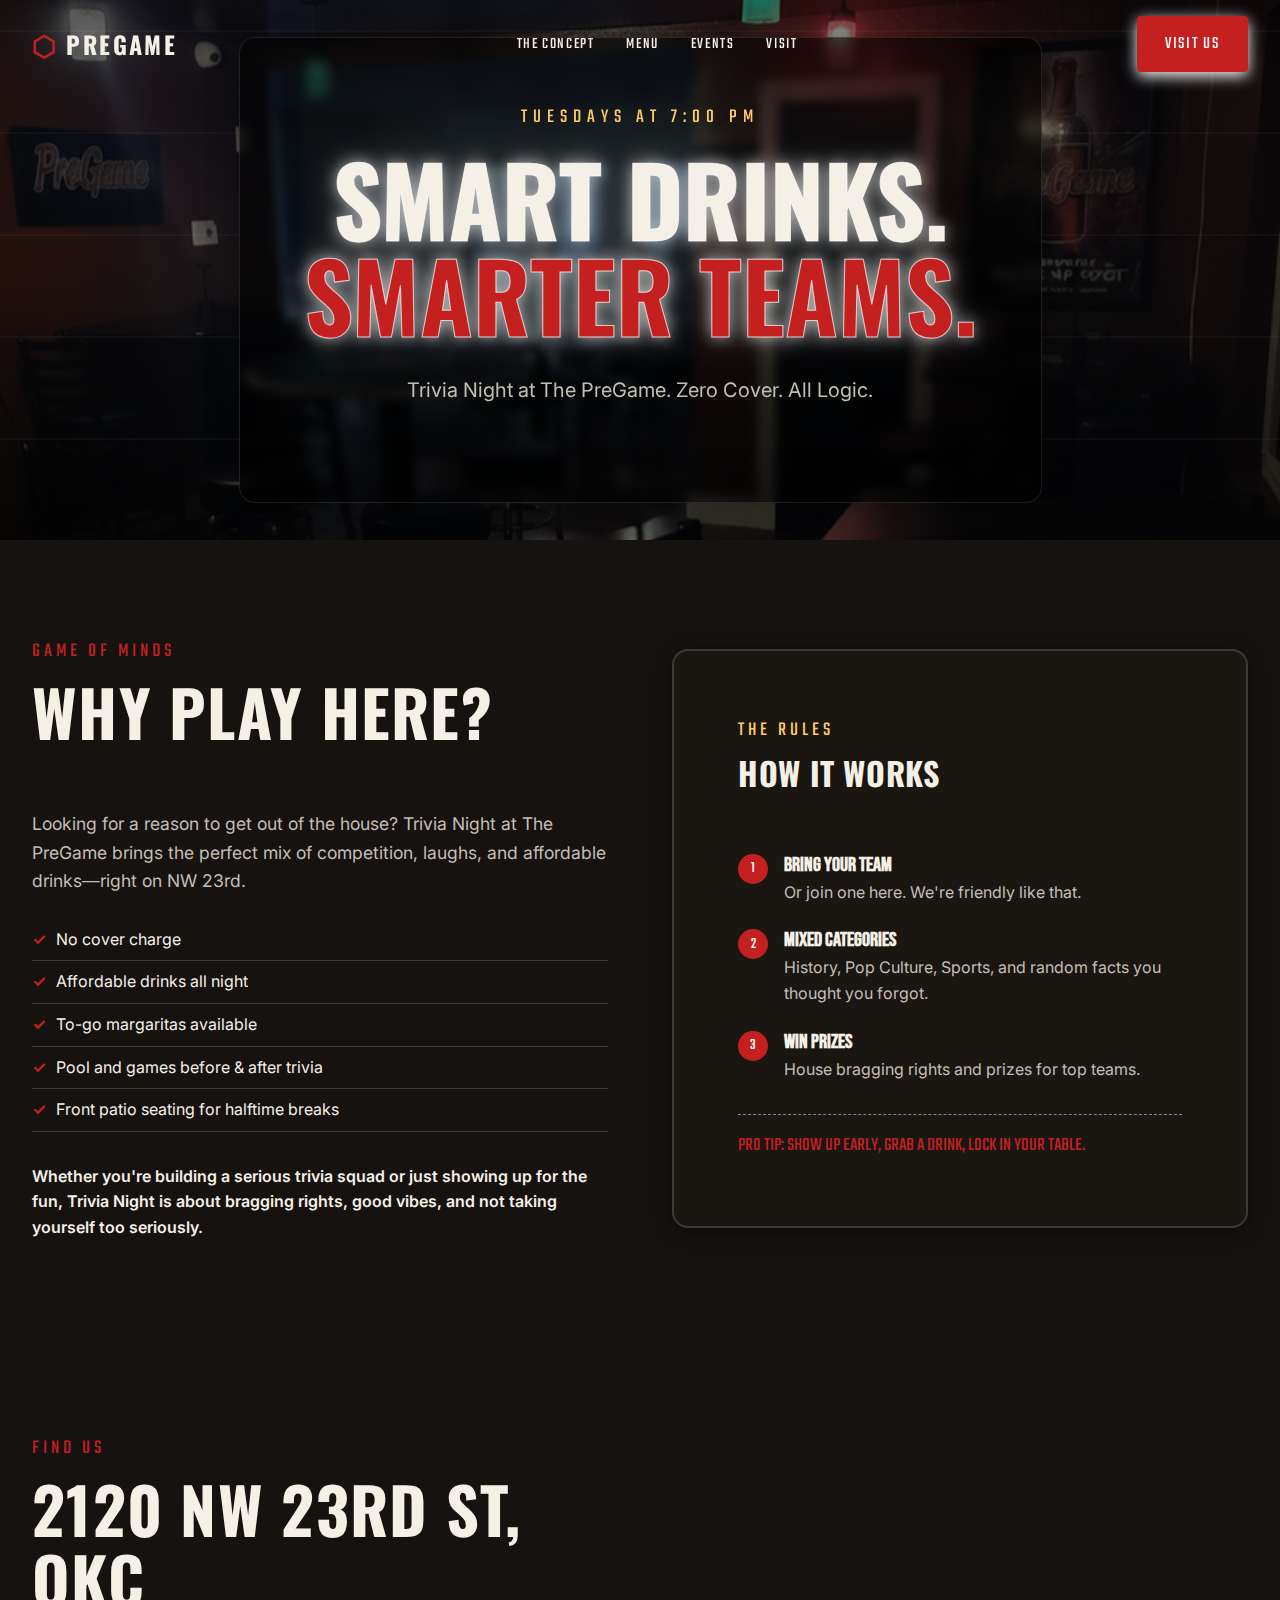
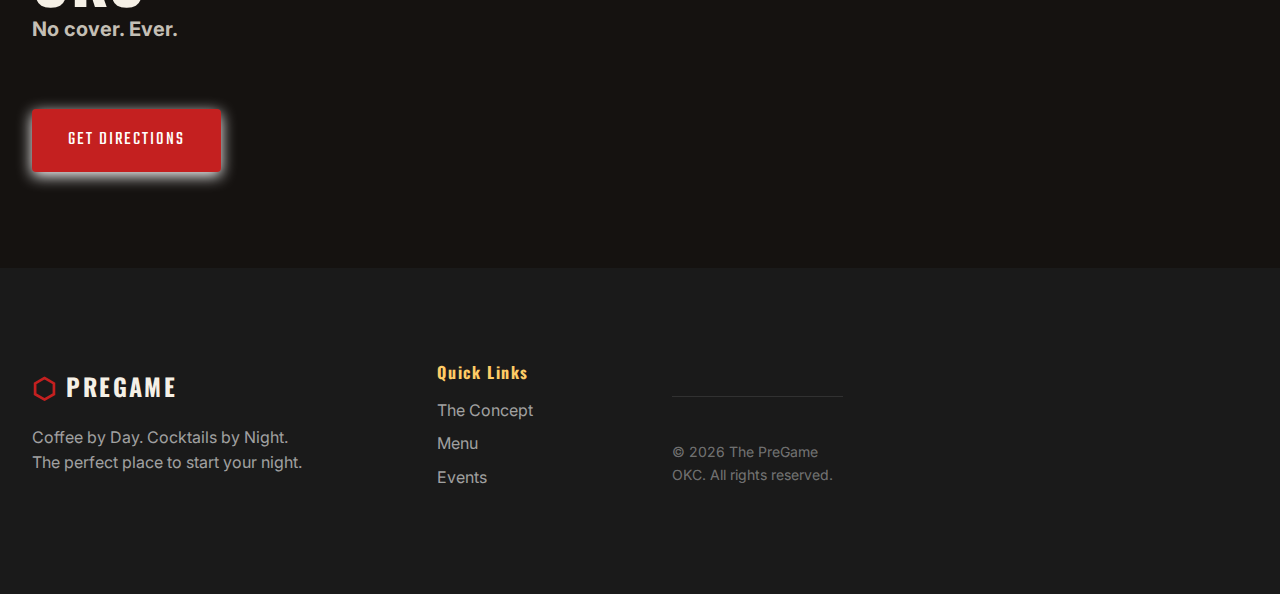
<file: trivia.html>
<!DOCTYPE html>
<html lang="en" data-mode="night">

<head>
    <meta charset="UTF-8">
    <meta name="viewport" content="width=device-width, initial-scale=1.0">
    <meta name="description"
        content="Trivia Night at The PreGame. Smart drinks, smarter teams, and zero cover. Prizes, bragging rights, and affordable drinks on NW 23rd.">
    <title>Trivia Night | The PreGame</title>
    <link rel="preconnect" href="https://fonts.googleapis.com">
    <link rel="preconnect" href="https://fonts.gstatic.com" crossorigin>
    <link
        href="https://fonts.googleapis.com/css2?family=Bebas+Neue&family=Inter:wght@400;500;600;700&family=Oswald:wght@400;500;600;700&family=Teko:wght@400;500;600&display=swap"
        rel="stylesheet">
    <link rel="stylesheet" href="styles/main.css">
    <style>
        /* Page-specific overrides */
        .page-hero {
            height: 60vh;
            min-height: 500px;
        }

        .content-section {
            padding: var(--space-xl) 0;
            background: var(--bg-secondary);
        }

        .content-grid {
            display: grid;
            grid-template-columns: 1fr 1fr;
            gap: var(--space-lg);
            align-items: center;
        }

        @media (max-width: 768px) {
            .content-grid {
                grid-template-columns: 1fr;
            }
        }
    </style>
</head>

<body>
    <nav class="nav" id="nav">
        <div class="nav__container">
            <a href="index.html" class="nav__logo"><span class="nav__logo-icon">⬡</span><span
                    class="nav__logo-text">PREGAME</span></a>
            <ul class="nav__links">
                <li><a href="index.html#concept">The Concept</a></li>
                <li><a href="index.html#menu">Menu</a></li>
                <li><a href="index.html#events">Events</a></li>
                <li><a href="index.html#location">Visit</a></li>
            </ul>
            <div class="nav__actions">
                <a href="index.html#location" class="btn btn--primary">Visit Us</a>
            </div>
            <button class="nav__mobile-toggle" id="mobileToggle"
                aria-label="Toggle menu"><span></span><span></span><span></span></button>
        </div>
    </nav>

    <header class="hero page-hero" id="hero">
        <div class="hero__bg hero__bg--night" style="opacity: 1;"></div>
        <div class="hero__overlay"></div>
        <div class="hero__content">
            <p class="hero__location">TUESDAYS AT 7:00 PM</p>
            <h1 class="hero__title">
                <span class="hero__title-line">SMART DRINKS.</span>
                <span class="hero__title-line hero__title-line--accent">SMARTER TEAMS.</span>
            </h1>
            <p class="hero__subtitle">Trivia Night at The PreGame. Zero Cover. All Logic.</p>
        </div>
    </header>

    <section class="content-section">
        <div class="container">
            <div class="content-grid">
                <div class="text-content">
                    <div class="section-header">
                        <span class="section-header__tag">GAME OF MINDS</span>
                        <h2 class="section-header__title">WHY PLAY HERE?</h2>
                    </div>
                    <p style="margin-bottom: 1.5rem; font-size: 1.1rem; color: var(--text-secondary);">
                        Looking for a reason to get out of the house? Trivia Night at The PreGame brings the perfect mix
                        of competition, laughs, and affordable drinks—right on NW 23rd.
                    </p>
                    <ul class="concept__card-features" style="margin-bottom: 2rem;">
                        <li>No cover charge</li>
                        <li>Affordable drinks all night</li>
                        <li>To-go margaritas available</li>
                        <li>Pool and games before & after trivia</li>
                        <li>Front patio seating for halftime breaks</li>
                    </ul>
                    <p style="font-weight: 600; color: var(--text-primary);">
                        Whether you're building a serious trivia squad or just showing up for the fun, Trivia Night is
                        about bragging rights, good vibes, and not taking yourself too seriously.
                    </p>
                </div>
                <div class="visual-content"
                    style="background: var(--bg-card); padding: var(--space-lg); border-radius: var(--radius-lg); border: 2px solid var(--chalk); box-shadow: var(--shadow);">
                    <div class="section-header">
                        <span class="section-header__tag" style="color: var(--accent-secondary);">THE RULES</span>
                        <h2 class="section-header__title" style="font-size: 2rem;">HOW IT WORKS</h2>
                    </div>

                    <div style="display: flex; gap: 1rem; margin-bottom: 1.5rem; align-items: flex-start;">
                        <div
                            style="background: var(--accent-primary); color: white; width: 30px; height: 30px; border-radius: 50%; display: flex; align-items: center; justify-content: center; flex-shrink: 0; font-family: var(--font-accent);">
                            1</div>
                        <div>
                            <h4 style="font-family: var(--font-heading); font-size: 1.25rem; margin-bottom: 0.25rem;">
                                Bring Your Team</h4>
                            <p style="color: var(--text-secondary);">Or join one here. We're friendly like that.</p>
                        </div>
                    </div>

                    <div style="display: flex; gap: 1rem; margin-bottom: 1.5rem; align-items: flex-start;">
                        <div
                            style="background: var(--accent-primary); color: white; width: 30px; height: 30px; border-radius: 50%; display: flex; align-items: center; justify-content: center; flex-shrink: 0; font-family: var(--font-accent);">
                            2</div>
                        <div>
                            <h4 style="font-family: var(--font-heading); font-size: 1.25rem; margin-bottom: 0.25rem;">
                                Mixed Categories</h4>
                            <p style="color: var(--text-secondary);">History, Pop Culture, Sports, and random facts you
                                thought you forgot.</p>
                        </div>
                    </div>

                    <div style="display: flex; gap: 1rem; margin-bottom: 1.5rem; align-items: flex-start;">
                        <div
                            style="background: var(--accent-primary); color: white; width: 30px; height: 30px; border-radius: 50%; display: flex; align-items: center; justify-content: center; flex-shrink: 0; font-family: var(--font-accent);">
                            3</div>
                        <div>
                            <h4 style="font-family: var(--font-heading); font-size: 1.25rem; margin-bottom: 0.25rem;">
                                Win Prizes</h4>
                            <p style="color: var(--text-secondary);">House bragging rights and prizes for top teams.</p>
                        </div>
                    </div>

                    <div style="margin-top: 2rem; padding-top: 1rem; border-top: 1px dashed var(--text-muted);">
                        <p
                            style="font-family: var(--font-accent); font-size: 1.2rem; color: var(--accent-primary); text-transform: uppercase;">
                            Pro Tip: Show up early, grab a drink, lock in your table.</p>
                    </div>
                </div>
            </div>
        </div>
    </section>

    <section class="location" id="location">
        <div class="container">
            <div class="location__grid">
                <div class="location__info">
                    <div class="section-header">
                        <span class="section-header__tag">FIND US</span>
                        <h2 class="section-header__title">2120 NW 23RD ST, OKC</h2>
                        <p class="location__description"
                            style="color: var(--text-secondary); font-size: 1.25rem; font-weight: 700;">No cover. Ever.
                        </p>
                    </div>
                    <a href="https://maps.google.com" target="_blank" class="btn btn--primary btn--lg">Get
                        Directions</a>
                </div>
            </div>
        </div>
    </section>

    <footer class="footer">
        <div class="container">
            <div class="footer__grid">
                <div class="footer__brand">
                    <a href="index.html" class="footer__logo"><span class="footer__logo-icon">⬡</span><span
                            class="footer__logo-text">PREGAME</span></a>
                    <p class="footer__tagline">Coffee by Day. Cocktails by Night.<br>The perfect place to start your
                        night.</p>
                </div>
                <div class="footer__links">
                    <h4>Quick Links</h4>
                    <ul>
                        <li><a href="index.html#concept">The Concept</a></li>
                        <li><a href="index.html#menu">Menu</a></li>
                        <li><a href="index.html#events">Events</a></li>
                    </ul>
                </div>
                <div class="footer__bottom"
                    style="width: 100%; border-top: 1px solid rgba(255,255,255,0.1); margin-top: 2rem; padding-top: 2rem;">
                    <p>&copy; 2026 The PreGame OKC. All rights reserved.</p>
                </div>
            </div>
        </div>
    </footer>

    <script>
        // Minimal nav script for pages
        const mobileToggle = document.getElementById('mobileToggle');
        const navLinks = document.querySelector('.nav__links');

        mobileToggle.addEventListener('click', () => {
            navLinks.classList.toggle('nav__links--open');
            mobileToggle.classList.toggle('active');
        });

        // Ensure night mode styles are consistent
        document.documentElement.setAttribute('data-mode', 'night');
    </script>
</body>

</html>
</file>
<file: styles/main.css>
/* ============================================
   PREGAME - Design System & Components
   Coffee by Day. Cocktails by Night.
============================================ */

/* ---- CSS Custom Properties ---- */
:root {
    /* Day Mode Colors */
    --crimson: #8c1515;
    --crimson-light: #af2020;
    --cream: #f5f0e6;
    --cream-dark: #e8e4db;
    --black: #1a1a1a;
    --gold: #d4a954;
    --field-green: #2d5a2d;
    --chalk: #e0dcd3;
    --wood: #8b5a2b;

    /* Backgrounds */
    --bg-primary: var(--cream);
    --bg-secondary: #faf8f4;
    --bg-card: #ffffff;
    --bg-overlay: rgba(26, 26, 26, 0.4);

    /* Text */
    --text-primary: var(--black);
    --text-secondary: #4a4a4a;
    --text-muted: #6b6b6b;
    --text-inverse: #ffffff;

    /* Accents */
    --accent-primary: var(--crimson);
    --accent-secondary: var(--gold);
    --glow: rgb(255, 255, 255);
    --neon: transparent;

    /* Typography */
    --font-display: 'Oswald', sans-serif;
    --font-heading: 'Bebas Neue', sans-serif;
    --font-body: 'Inter', sans-serif;
    --font-accent: 'Teko', sans-serif;

    /* Spacing */
    --space-xs: 0.5rem;
    --space-sm: 1rem;
    --space-md: 2rem;
    --space-lg: 4rem;
    --space-xl: 6rem;

    /* Transitions */
    --transition-fast: 0.2s ease;
    --transition-base: 0.4s ease;
    --transition-slow: 0.6s ease;

    /* Misc */
    --radius-sm: 4px;
    --radius-md: 8px;
    --radius-lg: 16px;
    --shadow: 0 4px 20px rgba(0, 0, 0, 0.1);
    --shadow-lg: 0 10px 40px rgba(0, 0, 0, 0.15);
}

/* Night Mode */
[data-mode="night"] {
    --cream: #1a1612;
    --cream-dark: #2a2520;
    --bg-primary: #0d0b09;
    --bg-secondary: #151210;
    --bg-card: #1a1612;
    --bg-overlay: rgba(0, 0, 0, 0.7);
    --text-primary: #f5f0e6;
    --text-secondary: #c4bfb5;
    --text-muted: #8a857b;
    --crimson: #c42020;
    --crimson-light: #e03030;
    --accent-primary: #c42020;
    --gold: #ffcc66;
    --chalk: #3d3a35;
    --glow: rgb(255, 255, 255);
    --neon: rgba(255, 68, 68, 0.8);
    --shadow: 0 4px 20px rgba(0, 0, 0, 0.4);
    --shadow-lg: 0 10px 40px rgba(0, 0, 0, 0.5);
}

/* ---- Base Reset ---- */
*,
*::before,
*::after {
    box-sizing: border-box;
    margin: 0;
    padding: 0;
}

html {
    scroll-behavior: smooth;
}

body {
    font-family: var(--font-body);
    background: var(--bg-primary);
    color: var(--text-primary);
    line-height: 1.6;
    transition: background var(--transition-slow), color var(--transition-slow);
    overflow-x: hidden;
}

a {
    color: inherit;
    text-decoration: none;
}

ul {
    list-style: none;
}

img {
    max-width: 100%;
    display: block;
}

button {
    font-family: inherit;
    cursor: pointer;
    border: none;
    background: none;
}

/* ---- Container ---- */
.container {
    width: 100%;
    max-width: 1280px;
    margin: 0 auto;
    padding: 0 var(--space-md);
}

/* ---- Typography ---- */
h1,
h2,
h3,
h4 {
    line-height: 1.1;
}

.section-header {
    margin-bottom: var(--space-lg);
}

.section-header--center {
    text-align: center;
}

.section-header__tag {
    display: inline-block;
    font-family: var(--font-accent);
    font-size: 1.25rem;
    letter-spacing: 0.2em;
    color: var(--accent-primary);
    margin-bottom: var(--space-xs);
}

.section-header__title {
    font-family: var(--font-display);
    font-size: clamp(2.5rem, 6vw, 4rem);
    font-weight: 700;
    text-transform: uppercase;
    letter-spacing: 0.02em;
}

/* ---- Buttons ---- */
.btn {
    display: inline-flex;
    align-items: center;
    justify-content: center;
    gap: 0.5rem;
    padding: 0.875rem 1.75rem;
    font-family: var(--font-accent);
    font-size: 1.1rem;
    letter-spacing: 0.1em;
    text-transform: uppercase;
    border-radius: var(--radius-sm);
    transition: all var(--transition-fast);
}

.btn--primary {
    background: var(--accent-primary);
    color: var(--text-inverse);
    box-shadow: 0 4px 15px var(--glow);
}

.btn--primary:hover {
    background: var(--crimson-light);
    transform: translateY(-2px);
    box-shadow: 0 6px 25px var(--glow);
}

.btn--outline {
    border: 2px solid var(--text-primary);
    color: var(--text-primary);
    background: transparent;
}

.btn--outline:hover {
    background: var(--text-primary);
    color: var(--bg-primary);
}

.btn--lg {
    padding: 1rem 2.25rem;
    font-size: 1.2rem;
}

/* ---- Navigation ---- */
.nav {
    position: fixed;
    top: 0;
    left: 0;
    right: 0;
    z-index: 1000;
    padding: var(--space-sm) 0;
    background: transparent;
    transition: background var(--transition-base), box-shadow var(--transition-base);
}

.nav.scrolled {
    background: var(--bg-primary);
    box-shadow: var(--shadow);
}

.nav__container {
    display: flex;
    align-items: center;
    justify-content: space-between;
    max-width: 1400px;
    margin: 0 auto;
    padding: 0 var(--space-md);
}

.nav__logo {
    display: flex;
    align-items: center;
    gap: 0.5rem;
    font-family: var(--font-display);
    font-size: 1.5rem;
    font-weight: 700;
    letter-spacing: 0.1em;
}

.nav__logo-icon {
    font-size: 1.75rem;
    color: var(--accent-primary);
    transition: transform var(--transition-base);
}

.nav__logo:hover .nav__logo-icon {
    transform: rotate(30deg);
}

.nav__links {
    display: flex;
    gap: var(--space-md);
}

.nav__links a {
    font-family: var(--font-accent);
    font-size: 1rem;
    letter-spacing: 0.1em;
    text-transform: uppercase;
    position: relative;
    padding: 0.25rem 0;
}

.nav__links a::after {
    content: '';
    position: absolute;
    bottom: 0;
    left: 0;
    width: 0;
    height: 2px;
    background: var(--accent-primary);
    transition: width var(--transition-fast);
}

.nav__links a:hover::after {
    width: 100%;
}

.nav__actions {
    display: flex;
    align-items: center;
    gap: var(--space-sm);
}

.nav__mobile-toggle {
    display: none;
    flex-direction: column;
    gap: 5px;
    padding: 0.5rem;
}

.nav__mobile-toggle span {
    display: block;
    width: 24px;
    height: 2px;
    background: var(--text-primary);
    transition: all var(--transition-fast);
}

.nav__status {
    display: flex;
    align-items: center;
    gap: 0.5rem;
    padding: 0.5rem 1rem;
    background: var(--bg-card);
    border: 1px solid var(--chalk);
    border-radius: 20px;
    font-family: var(--font-accent);
    font-size: 0.8rem;
    letter-spacing: 0.1em;
    text-transform: uppercase;
    color: var(--text-secondary);
}

.nav__status-dot {
    width: 8px;
    height: 8px;
    border-radius: 50%;
    background: var(--accent-primary);
    box-shadow: 0 0 5px var(--accent-primary);
    animation: statusPulse 2s infinite;
}

@keyframes statusPulse {
    0% {
        transform: scale(1);
        opacity: 1;
    }

    50% {
        transform: scale(1.5);
        opacity: 0.5;
    }

    100% {
        transform: scale(1);
        opacity: 1;
    }
}

/* Mode Toggle */
.mode-toggle {
    position: relative;
    width: 60px;
    height: 30px;
    background: var(--cream-dark);
    border-radius: 15px;
    padding: 3px;
    transition: background var(--transition-base);
}

.mode-toggle__sun,
.mode-toggle__moon {
    position: absolute;
    top: 50%;
    transform: translateY(-50%);
    font-size: 0.9rem;
    transition: opacity var(--transition-base);
}

.mode-toggle__sun {
    left: 6px;
}

.mode-toggle__moon {
    right: 6px;
    opacity: 0.4;
}

[data-mode="night"] .mode-toggle__sun {
    opacity: 0.4;
}

[data-mode="night"] .mode-toggle__moon {
    opacity: 1;
}

.mode-toggle__slider {
    position: absolute;
    top: 3px;
    left: 3px;
    width: 24px;
    height: 24px;
    background: var(--accent-primary);
    border-radius: 50%;
    transition: transform var(--transition-base);
    box-shadow: 0 2px 8px var(--glow);
}

[data-mode="night"] .mode-toggle__slider {
    transform: translateX(30px);
}

/* ---- Hero Section ---- */
.hero {
    position: relative;
    min-height: 100vh;
    display: flex;
    flex-direction: column;
    justify-content: center;
    align-items: center;
    padding: var(--space-xl) var(--space-md);
    overflow: hidden;
}

.hero__bg {
    position: absolute;
    inset: 0;
    background-size: cover;
    background-position: center;
    transition: opacity var(--transition-slow);
}

.hero__bg--day {
    background: url('../images/hero-day.png') center/cover no-repeat;
    opacity: 1;
}

.hero__bg--night {
    background: url('../images/hero-night.png') center/cover no-repeat;
    opacity: 0;
}

[data-mode="night"] .hero__bg--day {
    opacity: 0;
}

[data-mode="night"] .hero__bg--night {
    opacity: 1;
}

.hero__overlay {
    position: absolute;
    inset: 0;
    background:
        repeating-linear-gradient(0deg, transparent, transparent 100px, rgba(255, 255, 255, 0.03) 100px, rgba(255, 255, 255, 0.03) 102px),
        radial-gradient(ellipse at center, transparent 0%, var(--bg-overlay) 100%);
}

.hero__spotlight {
    position: absolute;
    top: -50%;
    left: 50%;
    transform: translateX(-50%);
    width: 150%;
    height: 100%;
    background: radial-gradient(ellipse at top, rgba(255, 255, 255, 0.1) 0%, transparent 60%);
    opacity: 0;
    transition: opacity var(--transition-slow);
    pointer-events: none;
}

[data-mode="night"] .hero__spotlight {
    opacity: 1;
    animation: spotlight 8s ease-in-out infinite;
}

@keyframes spotlight {

    0%,
    100% {
        transform: translateX(-50%) rotate(-3deg);
    }

    50% {
        transform: translateX(-50%) rotate(3deg);
    }
}

.hero__content {
    position: relative;
    z-index: 1;
    text-align: center;
    max-width: 900px;
    padding: var(--space-lg);
    background: rgba(245, 240, 230, 0.85);
    /* Day mode default */
    backdrop-filter: blur(5px);
    border-radius: var(--radius-lg);
    border: 1px solid rgba(255, 255, 255, 0.2);
    box-shadow: 0 8px 32px rgba(0, 0, 0, 0.1);
    transition: background var(--transition-base), border-color var(--transition-base);
}

[data-mode="night"] .hero__content {
    background: rgba(0, 0, 0, 0.6);
    border-color: rgba(255, 255, 255, 0.1);
    box-shadow: 0 8px 32px rgba(0, 0, 0, 0.3);
}

.hero__location {
    font-family: var(--font-accent);
    font-size: 1.25rem;
    letter-spacing: 0.3em;
    color: var(--accent-secondary);
    margin-bottom: var(--space-sm);
}

.hero__title {
    font-family: var(--font-display);
    font-size: clamp(3rem, 10vw, 6rem);
    font-weight: 700;
    line-height: 1;
    text-transform: uppercase;
    margin-bottom: var(--space-md);
}

.hero__title-line {
    display: block;
}

.hero__title-line--accent {
    color: var(--accent-primary);
    text-shadow: 0 0 30px var(--glow);
}

[data-mode="night"] .hero__title-line--accent {
    color: var(--accent-primary);
    -webkit-text-stroke: 2px rgba(255, 255, 255, 0.9);
    text-shadow:
        0 0 20px rgba(255, 255, 255, 0.8),
        0 0 40px rgba(255, 255, 255, 0.6),
        0 0 80px rgba(255, 255, 255, 0.4);
    animation: neonPulseWhite 2s ease-in-out infinite;
}

/* White glow for the first line too in night mode */
[data-mode="night"] .hero__title-line {
    -webkit-text-stroke: 1px rgba(255, 255, 255, 0.7);
    text-shadow:
        0 0 15px rgba(255, 255, 255, 0.6),
        0 0 30px rgba(255, 255, 255, 0.4);
}

@keyframes neonPulseWhite {

    0%,
    100% {
        text-shadow:
            0 0 20px rgba(255, 255, 255, 0.8),
            0 0 40px rgba(255, 255, 255, 0.6),
            0 0 80px rgba(255, 255, 255, 0.4);
    }

    50% {
        text-shadow:
            0 0 10px rgba(255, 255, 255, 0.6),
            0 0 20px rgba(255, 255, 255, 0.4),
            0 0 40px rgba(255, 255, 255, 0.2);
    }
}

@keyframes neonPulse {

    0%,
    100% {
        text-shadow: 0 0 40px var(--neon), 0 0 80px var(--neon);
    }

    50% {
        text-shadow: 0 0 20px var(--neon), 0 0 40px var(--neon);
    }
}

.hero__subtitle {
    font-size: 1.25rem;
    color: var(--text-secondary);
    max-width: 600px;
    margin: 0 auto var(--space-md);
}

.hero__ctas {
    display: flex;
    gap: var(--space-sm);
    justify-content: center;
    flex-wrap: wrap;
}

.hero__stats {
    position: absolute;
    bottom: var(--space-lg);
    left: 50%;
    transform: translateX(-50%);
    display: flex;
    gap: var(--space-lg);
    z-index: 1;
}

.hero__stat {
    text-align: center;
}

.hero__stat-number {
    display: block;
    font-family: var(--font-display);
    font-size: 3rem;
    font-weight: 700;
    color: var(--accent-primary);
}

.hero__stat-label {
    font-family: var(--font-accent);
    font-size: 0.875rem;
    letter-spacing: 0.1em;
    color: var(--text-muted);
    text-transform: uppercase;
}

/* ---- Concept Section ---- */
.concept {
    position: relative;
    padding: var(--space-xl) 0;
    background: var(--bg-secondary);
    overflow: hidden;
}

.concept__grid {
    display: grid;
    grid-template-columns: 1fr auto 1fr;
    gap: var(--space-md);
    align-items: stretch;
}

.concept__card {
    background: var(--bg-card);
    border-radius: var(--radius-lg);
    padding: var(--space-lg);
    box-shadow: var(--shadow);
    transition: transform var(--transition-base), box-shadow var(--transition-base);
}

.concept__card:hover {
    transform: translateY(-8px);
    box-shadow: var(--shadow-lg);
}

.concept__card-icon {
    font-size: 3rem;
    margin-bottom: var(--space-sm);
}

.concept__card-time {
    font-family: var(--font-accent);
    font-size: 1.25rem;
    letter-spacing: 0.2em;
    color: var(--accent-primary);
    margin-bottom: var(--space-sm);
}

.concept__card-title {
    font-family: var(--font-display);
    font-size: 2rem;
    margin-bottom: var(--space-sm);
}

.concept__card-desc {
    color: var(--text-secondary);
    margin-bottom: var(--space-md);
}

.concept__card-features li {
    padding: 0.5rem 0;
    padding-left: 1.5rem;
    position: relative;
    border-bottom: 1px solid var(--chalk);
}

.concept__card-features li::before {
    content: '✓';
    position: absolute;
    left: 0;
    color: var(--accent-primary);
    font-weight: bold;
}

.concept__divider {
    display: flex;
    flex-direction: column;
    align-items: center;
    justify-content: center;
    gap: var(--space-sm);
    padding: var(--space-md) 0;
}

.concept__divider-line {
    width: 2px;
    height: 80px;
    background: linear-gradient(to bottom, transparent, var(--accent-primary), transparent);
}

.concept__divider-text {
    font-family: var(--font-display);
    font-size: 1rem;
    letter-spacing: 0.2em;
    color: var(--text-muted);
    writing-mode: vertical-rl;
    transform: rotate(180deg);
}

.concept__yard-lines {
    position: absolute;
    bottom: 0;
    left: 0;
    right: 0;
    height: 60px;
    background: repeating-linear-gradient(90deg, transparent, transparent 10%, var(--chalk) 10%, var(--chalk) 10.5%);
    opacity: 0.3;
}

/* ---- Menu Section ---- */
.menu {
    padding: var(--space-xl) 0;
    background: var(--bg-primary);
}

.menu__tabs {
    display: flex;
    justify-content: center;
    gap: var(--space-sm);
    margin-bottom: var(--space-lg);
}

.menu__tab {
    display: flex;
    align-items: center;
    gap: 0.5rem;
    padding: 1rem 2rem;
    font-family: var(--font-accent);
    font-size: 1.25rem;
    letter-spacing: 0.1em;
    text-transform: uppercase;
    background: var(--bg-card);
    border: 2px solid var(--chalk);
    border-radius: var(--radius-md);
    transition: all var(--transition-fast);
}

.menu__tab:hover {
    border-color: var(--accent-primary);
}

.menu__tab--active {
    background: var(--accent-primary);
    border-color: var(--accent-primary);
    color: var(--text-inverse);
}

.menu__tab-icon {
    font-size: 1.5rem;
}

.menu__content {
    min-height: 400px;
}

.menu__panel {
    display: none;
    animation: fadeIn 0.4s ease;
}

.menu__panel--active {
    display: block;
}

@keyframes fadeIn {
    from {
        opacity: 0;
        transform: translateY(10px);
    }

    to {
        opacity: 1;
        transform: translateY(0);
    }
}

.menu__category {
    margin-bottom: var(--space-lg);
}

.menu__category-title {
    font-family: var(--font-display);
    font-size: 1.5rem;
    letter-spacing: 0.1em;
    color: var(--accent-primary);
    padding-bottom: var(--space-sm);
    border-bottom: 2px solid var(--chalk);
    margin-bottom: var(--space-md);
}

.menu__items {
    display: grid;
    grid-template-columns: repeat(auto-fit, minmax(280px, 1fr));
    gap: var(--space-md);
}

.menu__item {
    padding: var(--space-sm);
    background: var(--bg-card);
    border-radius: var(--radius-md);
    border-left: 3px solid transparent;
    transition: all var(--transition-fast);
}

.menu__item:hover {
    border-left-color: var(--accent-primary);
    transform: translateX(5px);
}

.menu__item-header {
    display: flex;
    justify-content: space-between;
    align-items: baseline;
    margin-bottom: 0.25rem;
}

.menu__item-name {
    font-family: var(--font-heading);
    font-size: 1.25rem;
    letter-spacing: 0.05em;
}

.menu__item-price {
    font-family: var(--font-accent);
    font-size: 1.1rem;
    color: var(--accent-primary);
}

.menu__item-desc {
    font-size: 0.875rem;
    color: var(--text-muted);
}

.menu__chalkboard {
    margin-top: var(--space-lg);
    padding: var(--space-md);
    background: #2a2a2a;
    border-radius: var(--radius-md);
    text-align: center;
    position: relative;
    overflow: hidden;
}

.menu__chalkboard::before {
    content: '';
    position: absolute;
    inset: 0;
    background: url("data:image/svg+xml,%3Csvg viewBox='0 0 100 100' xmlns='http://www.w3.org/2000/svg'%3E%3Cfilter id='noise'%3E%3CfeTurbulence baseFrequency='0.8' /%3E%3C/filter%3E%3Crect width='100' height='100' filter='url(%23noise)' opacity='0.1'/%3E%3C/svg%3E");
    opacity: 0.3;
}

.menu__chalkboard-content {
    position: relative;
    z-index: 1;
}

.menu__chalkboard-label {
    display: block;
    font-family: var(--font-accent);
    font-size: 0.875rem;
    letter-spacing: 0.2em;
    color: var(--accent-secondary);
    margin-bottom: 0.5rem;
}

.menu__chalkboard-item {
    font-family: var(--font-heading);
    font-size: 1.75rem;
    color: #f5f0e6;
    letter-spacing: 0.05em;
}

/* ---- Atmosphere Section ---- */
.atmosphere {
    padding: var(--space-xl) 0;
    background: var(--bg-secondary);
    position: relative;
}

.atmosphere__grid {
    display: grid;
    grid-template-columns: repeat(4, 1fr);
    grid-template-rows: repeat(2, 250px);
    gap: var(--space-sm);
}

.atmosphere__item {
    position: relative;
    border-radius: var(--radius-md);
    overflow: hidden;
    cursor: pointer;
}

.atmosphere__item--large {
    grid-column: span 2;
    grid-row: span 2;
}

.atmosphere__item--wide {
    grid-column: span 2;
}

.atmosphere__image {
    width: 100%;
    height: 100%;
    background: var(--chalk);
    background-size: cover;
    background-position: center;
    transition: transform var(--transition-base);
}

.atmosphere__image[data-scene="bar"] {
    background-image: url('../images/atmosphere-bar.png');
}

.atmosphere__image[data-scene="coffee"] {
    background-image: url('../images/atmosphere-coffee.png');
}

.atmosphere__image[data-scene="patio"] {
    background-image: url('../images/atmosphere-patio.png');
}

.atmosphere__image[data-scene="crowd"] {
    background-image: url('../images/atmosphere-crowd.png');
}

.atmosphere__image[data-scene="drinks"] {
    background-image: url('../images/atmosphere-drinks.png');
}

.atmosphere__item:hover .atmosphere__image {
    transform: scale(1.1);
}

.atmosphere__caption {
    position: absolute;
    bottom: 0;
    left: 0;
    right: 0;
    padding: var(--space-sm);
    background: linear-gradient(to top, rgba(0, 0, 0, 0.8), transparent);
    color: #fff;
    font-family: var(--font-accent);
    font-size: 0.875rem;
    letter-spacing: 0.1em;
    text-transform: uppercase;
    transform: translateY(100%);
    transition: transform var(--transition-base);
}

.atmosphere__item:hover .atmosphere__caption {
    transform: translateY(0);
}

.atmosphere__lights {
    position: absolute;
    top: 0;
    left: 0;
    right: 0;
    height: 200px;
    pointer-events: none;
    opacity: 0;
    transition: opacity var(--transition-slow);
}

[data-mode="night"] .atmosphere__lights {
    opacity: 1;
}

.atmosphere__light {
    position: absolute;
    width: 300px;
    height: 400px;
    background: radial-gradient(ellipse at top, var(--neon) 0%, transparent 70%);
    opacity: 0.15;
}

.atmosphere__light:nth-child(1) {
    left: 10%;
    animation: lightSweep 6s ease-in-out infinite;
}

.atmosphere__light:nth-child(2) {
    left: 45%;
    animation: lightSweep 6s ease-in-out infinite 2s;
}

.atmosphere__light:nth-child(3) {
    left: 80%;
    animation: lightSweep 6s ease-in-out infinite 4s;
}

@keyframes lightSweep {

    0%,
    100% {
        opacity: 0.1;
    }

    50% {
        opacity: 0.25;
    }
}

/* ---- Events Section ---- */
.events {
    padding: var(--space-xl) 0;
    background: var(--bg-primary);
}

.events__grid {
    display: grid;
    grid-template-columns: repeat(auto-fit, minmax(300px, 1fr));
    gap: var(--space-md);
    margin-bottom: var(--space-lg);
}

.events__card {
    background: var(--bg-card);
    border-radius: var(--radius-lg);
    padding: var(--space-md);
    border: 1px solid var(--chalk);
    position: relative;
    overflow: hidden;
    transition: all var(--transition-base);
}

.events__card:hover {
    transform: translateY(-5px);
    box-shadow: var(--shadow-lg);
    border-color: var(--accent-primary);
}

.events__card--featured {
    background: linear-gradient(135deg, var(--accent-primary) 0%, #6a1010 100%);
    color: var(--text-inverse);
    border: none;
}

.events__card--featured .events__card-day {
    background: rgba(255, 255, 255, 0.2);
    color: var(--text-inverse);
}

.events__card-badge {
    position: absolute;
    top: var(--space-sm);
    right: var(--space-sm);
    padding: 0.25rem 0.75rem;
    background: var(--accent-secondary);
    color: var(--black);
    font-family: var(--font-accent);
    font-size: 0.75rem;
    letter-spacing: 0.1em;
    border-radius: var(--radius-sm);
}

.events__card-day {
    display: inline-block;
    padding: 0.5rem 1rem;
    background: var(--accent-primary);
    color: var(--text-inverse);
    font-family: var(--font-display);
    font-size: 1.25rem;
    letter-spacing: 0.1em;
    border-radius: var(--radius-sm);
    margin-bottom: var(--space-sm);
}

.events__card-title {
    font-family: var(--font-display);
    font-size: 1.5rem;
    margin-bottom: 0.5rem;
}

.events__card-desc {
    color: var(--text-secondary);
    margin-bottom: var(--space-sm);
    font-size: 0.9rem;
}

.events__card--featured .events__card-desc {
    color: rgba(255, 255, 255, 0.8);
}

.events__card-time {
    font-family: var(--font-accent);
    font-size: 0.875rem;
    letter-spacing: 0.1em;
    color: var(--accent-secondary);
}

.events__cta {
    text-align: center;
}

.events__cta p {
    margin-bottom: var(--space-sm);
    color: var(--text-secondary);
}

/* ---- Location Section ---- */
.location {
    padding: var(--space-xl) 0;
    background: var(--bg-secondary);
}

.location__grid {
    display: grid;
    grid-template-columns: 1fr 1fr;
    gap: var(--space-lg);
    align-items: center;
}

.location__details {
    margin: var(--space-md) 0;
}

.location__detail {
    display: flex;
    gap: var(--space-sm);
    margin-bottom: var(--space-sm);
}

.location__detail-icon {
    font-size: 1.5rem;
}

.location__detail strong {
    display: block;
    font-family: var(--font-accent);
    letter-spacing: 0.1em;
    text-transform: uppercase;
}

.location__detail p {
    color: var(--text-secondary);
    margin-top: 0.25rem;
}

.location__hours {
    margin: var(--space-md) 0;
}

.location__hours-title {
    font-family: var(--font-display);
    font-size: 1.25rem;
    margin-bottom: var(--space-sm);
}

.location__hours-grid {
    display: flex;
    gap: var(--space-sm);
    margin-bottom: var(--space-sm);
}

.location__hours-block {
    flex: 1;
    display: flex;
    flex-direction: column;
    align-items: center;
    gap: 0.25rem;
    padding: var(--space-sm);
    background: var(--bg-card);
    border-radius: var(--radius-md);
    text-align: center;
}

.location__hours-icon {
    font-size: 1.5rem;
}

.location__hours-label {
    font-family: var(--font-accent);
    font-size: 0.75rem;
    letter-spacing: 0.1em;
    text-transform: uppercase;
}

.location__hours-time {
    font-family: var(--font-heading);
    font-size: 1.25rem;
    color: var(--accent-primary);
}

.location__hours-note {
    font-size: 0.875rem;
    color: var(--text-muted);
    font-style: italic;
}

.location__map {
    height: 400px;
    background: var(--bg-card);
    border-radius: var(--radius-lg);
    overflow: hidden;
    box-shadow: var(--shadow);
}

.location__map-placeholder {
    width: 100%;
    height: 100%;
    display: flex;
    flex-direction: column;
    align-items: center;
    justify-content: center;
    background: linear-gradient(135deg, var(--chalk) 0%, var(--cream-dark) 100%);
}

.location__map-pin {
    font-size: 3rem;
    margin-bottom: var(--space-sm);
    animation: bounce 2s ease-in-out infinite;
}

@keyframes bounce {

    0%,
    100% {
        transform: translateY(0);
    }

    50% {
        transform: translateY(-10px);
    }
}

.location__map-placeholder p {
    font-family: var(--font-display);
    font-size: 1.5rem;
}

.location__map-placeholder span {
    font-family: var(--font-accent);
    color: var(--text-muted);
    letter-spacing: 0.1em;
}

/* ---- Footer ---- */
.footer {
    padding: var(--space-xl) 0 var(--space-md);
    background: var(--black);
    color: #f5f0e6;
}

.footer__grid {
    display: grid;
    grid-template-columns: 2fr 1fr 1fr 2fr;
    gap: var(--space-lg);
    margin-bottom: var(--space-lg);
}

.footer__logo {
    display: flex;
    align-items: center;
    gap: 0.5rem;
    font-family: var(--font-display);
    font-size: 1.5rem;
    font-weight: 700;
    letter-spacing: 0.1em;
    margin-bottom: var(--space-sm);
}

.footer__logo-icon {
    font-size: 1.75rem;
    color: var(--accent-primary);
}

.footer__tagline {
    color: rgba(255, 255, 255, 0.6);
    line-height: 1.6;
}

.footer__social {
    display: flex;
    gap: var(--space-sm);
    margin-top: var(--space-sm);
}

.footer__social-link {
    width: 40px;
    height: 40px;
    display: flex;
    align-items: center;
    justify-content: center;
    background: rgba(255, 255, 255, 0.1);
    border-radius: 50%;
    font-family: var(--font-accent);
    font-size: 0.75rem;
    transition: all var(--transition-fast);
}

.footer__social-link:hover {
    background: var(--accent-primary);
    transform: translateY(-3px);
}

.footer__links h4 {
    font-family: var(--font-display);
    font-size: 1rem;
    letter-spacing: 0.1em;
    margin-bottom: var(--space-sm);
    color: var(--accent-secondary);
}

.footer__links li {
    margin-bottom: 0.5rem;
}

.footer__links a {
    color: rgba(255, 255, 255, 0.6);
    transition: color var(--transition-fast);
}

.footer__links a:hover {
    color: #fff;
}

.footer__newsletter h4 {
    font-family: var(--font-display);
    font-size: 1rem;
    letter-spacing: 0.1em;
    margin-bottom: var(--space-sm);
    color: var(--accent-secondary);
}

.footer__newsletter p {
    color: rgba(255, 255, 255, 0.6);
    margin-bottom: var(--space-sm);
    font-size: 0.9rem;
}

.footer__form {
    display: flex;
    gap: 0.5rem;
}

.footer__form input {
    flex: 1;
    padding: 0.75rem 1rem;
    background: rgba(255, 255, 255, 0.1);
    border: 1px solid rgba(255, 255, 255, 0.2);
    border-radius: var(--radius-sm);
    color: #fff;
    font-family: var(--font-body);
}

.footer__form input::placeholder {
    color: rgba(255, 255, 255, 0.4);
}

.footer__form input:focus {
    outline: none;
    border-color: var(--accent-primary);
}

.footer__bottom {
    display: flex;
    justify-content: space-between;
    align-items: center;
    padding-top: var(--space-md);
    border-top: 1px solid rgba(255, 255, 255, 0.1);
    font-size: 0.875rem;
    color: rgba(255, 255, 255, 0.4);
}

.footer__slogan {
    font-family: var(--font-accent);
    letter-spacing: 0.1em;
}

/* ---- Scroll Animations ---- */
.reveal {
    opacity: 0;
    transform: translateY(30px);
    transition: opacity 0.6s ease, transform 0.6s ease;
}

.reveal.visible {
    opacity: 1;
    transform: translateY(0);
}

/* ---- Responsive ---- */
@media (max-width: 1024px) {
    .concept__grid {
        grid-template-columns: 1fr;
    }

    .concept__divider {
        flex-direction: row;
        padding: var(--space-sm) 0;
    }

    .concept__divider-line {
        width: 80px;
        height: 2px;
    }

    .concept__divider-text {
        writing-mode: horizontal-tb;
        transform: none;
    }

    .atmosphere__grid {
        grid-template-columns: repeat(2, 1fr);
        grid-template-rows: auto;
    }

    .atmosphere__item--large,
    .atmosphere__item--wide {
        grid-column: span 2;
    }

    .location__grid {
        grid-template-columns: 1fr;
    }

    .footer__grid {
        grid-template-columns: 1fr 1fr;
    }
}

@media (max-width: 768px) {

    .nav__links,
    .nav__actions .btn,
    .nav__status {
        display: none;
    }

    .nav__mobile-toggle {
        display: flex;
    }

    .hero__stats {
        gap: var(--space-md);
    }

    .hero__stat-number {
        font-size: 2rem;
    }

    .menu__tabs {
        flex-direction: column;
        align-items: stretch;
    }

    .menu__items {
        grid-template-columns: 1fr;
    }

    .events__grid {
        grid-template-columns: 1fr;
    }

    .atmosphere__grid {
        grid-template-columns: 1fr;
    }

    .atmosphere__item--large,
    .atmosphere__item--wide {
        grid-column: span 1;
    }

    .footer__grid {
        grid-template-columns: 1fr;
        text-align: center;
    }

    .footer__social {
        justify-content: center;
    }

    .footer__form {
        flex-direction: column;
    }

    .footer__bottom {
        flex-direction: column;
        gap: 0.5rem;
    }
}
</file>
